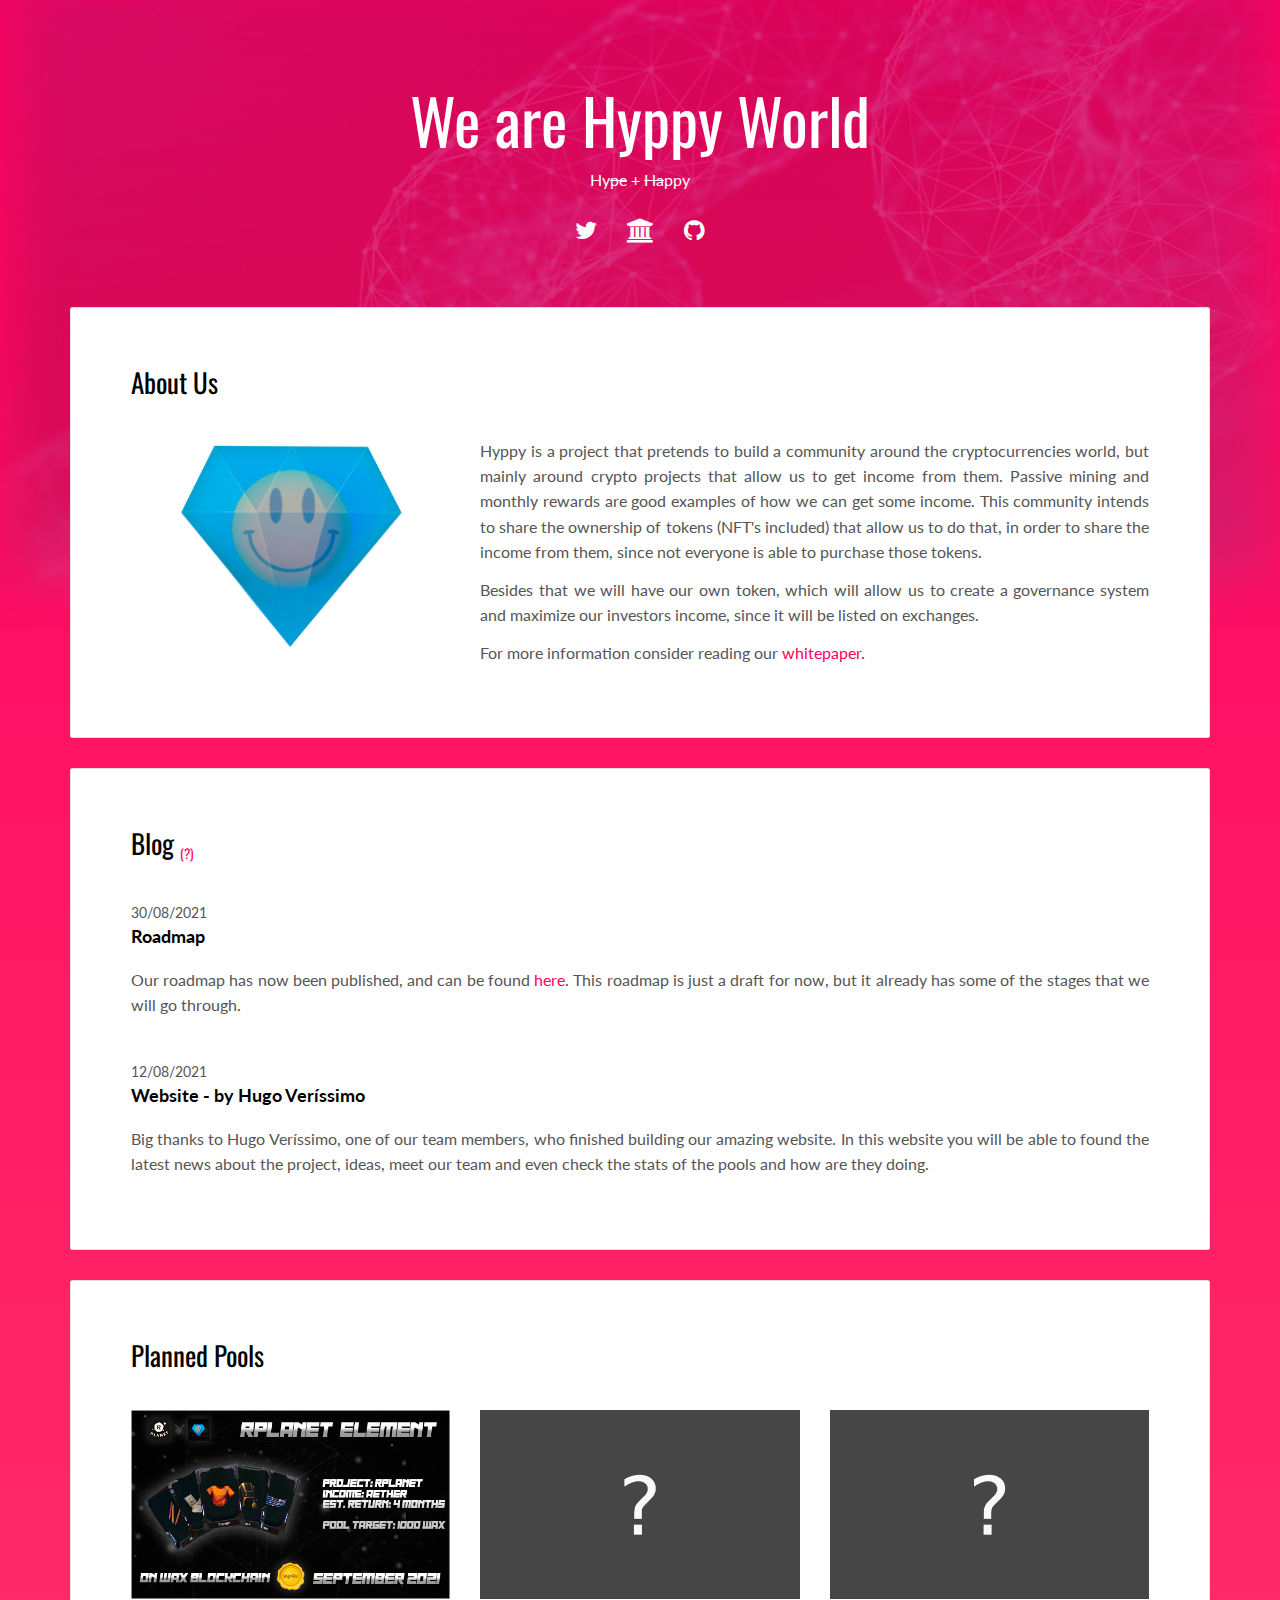
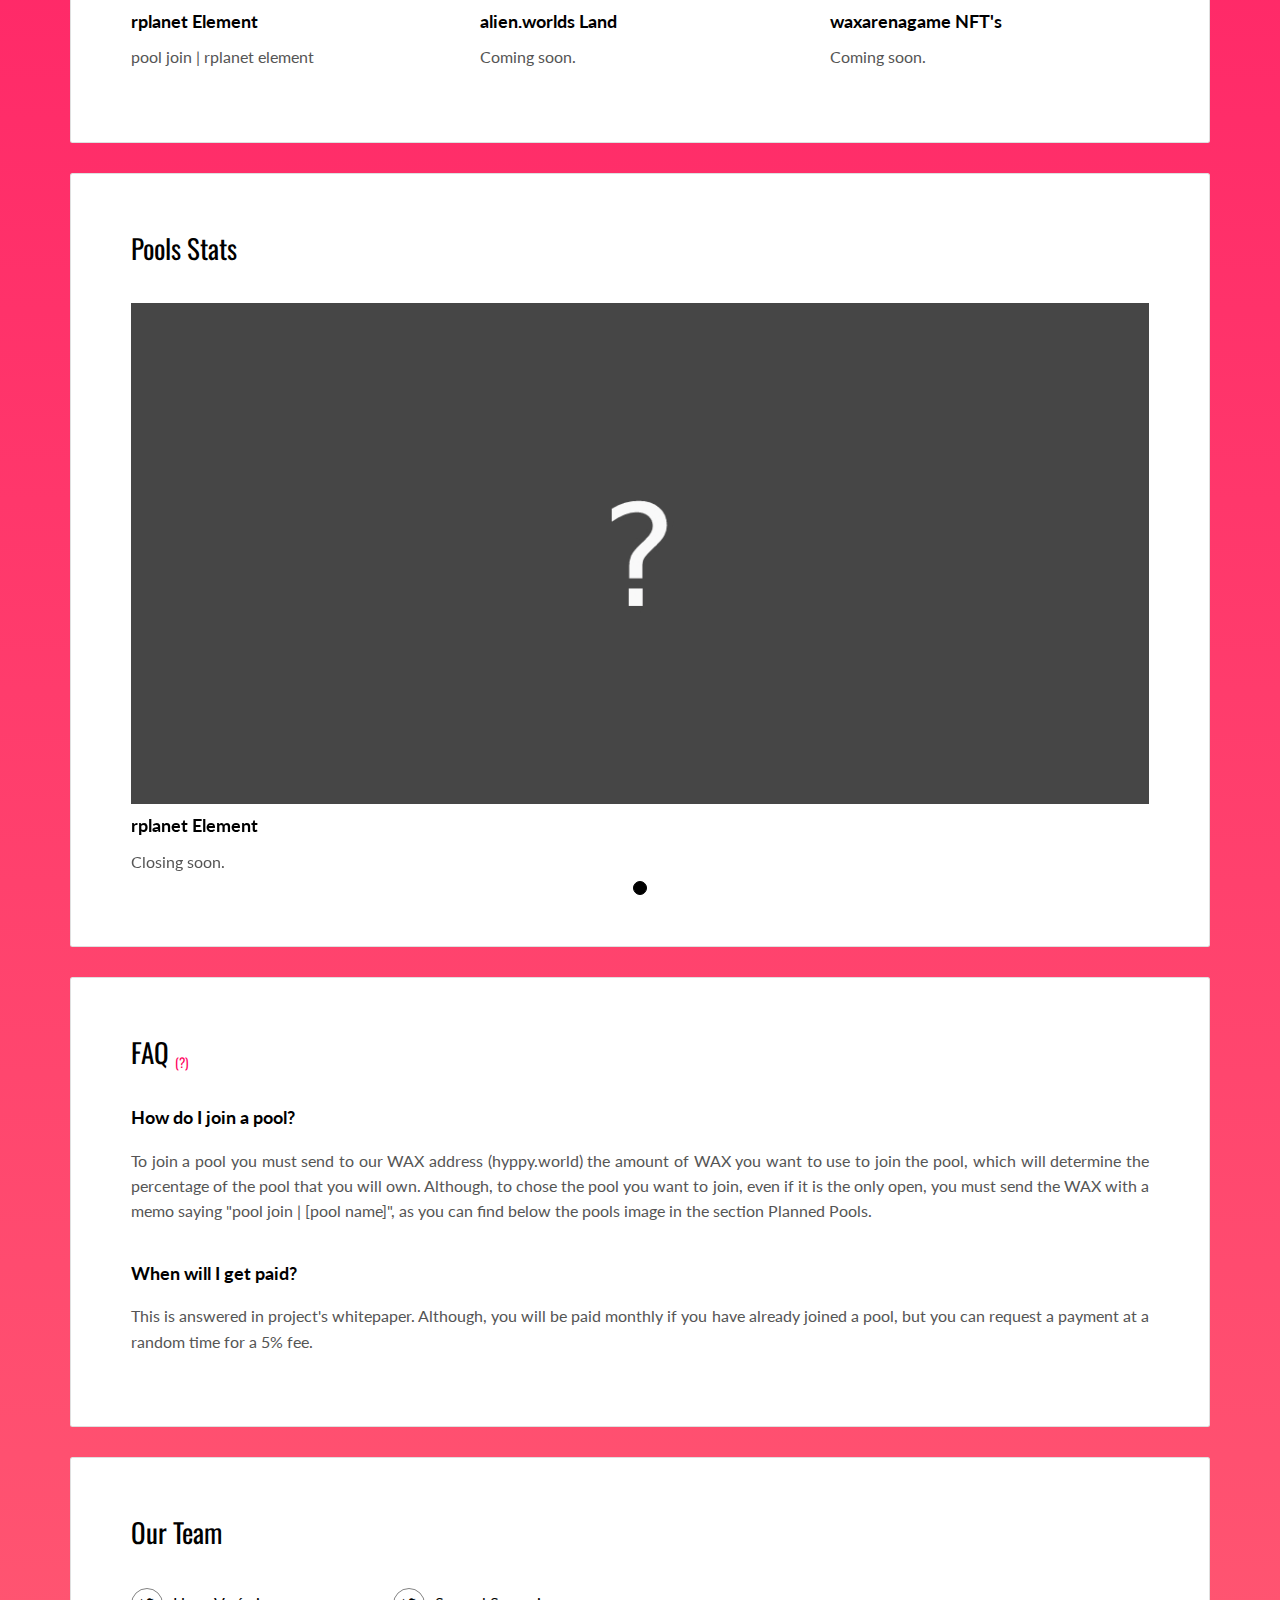
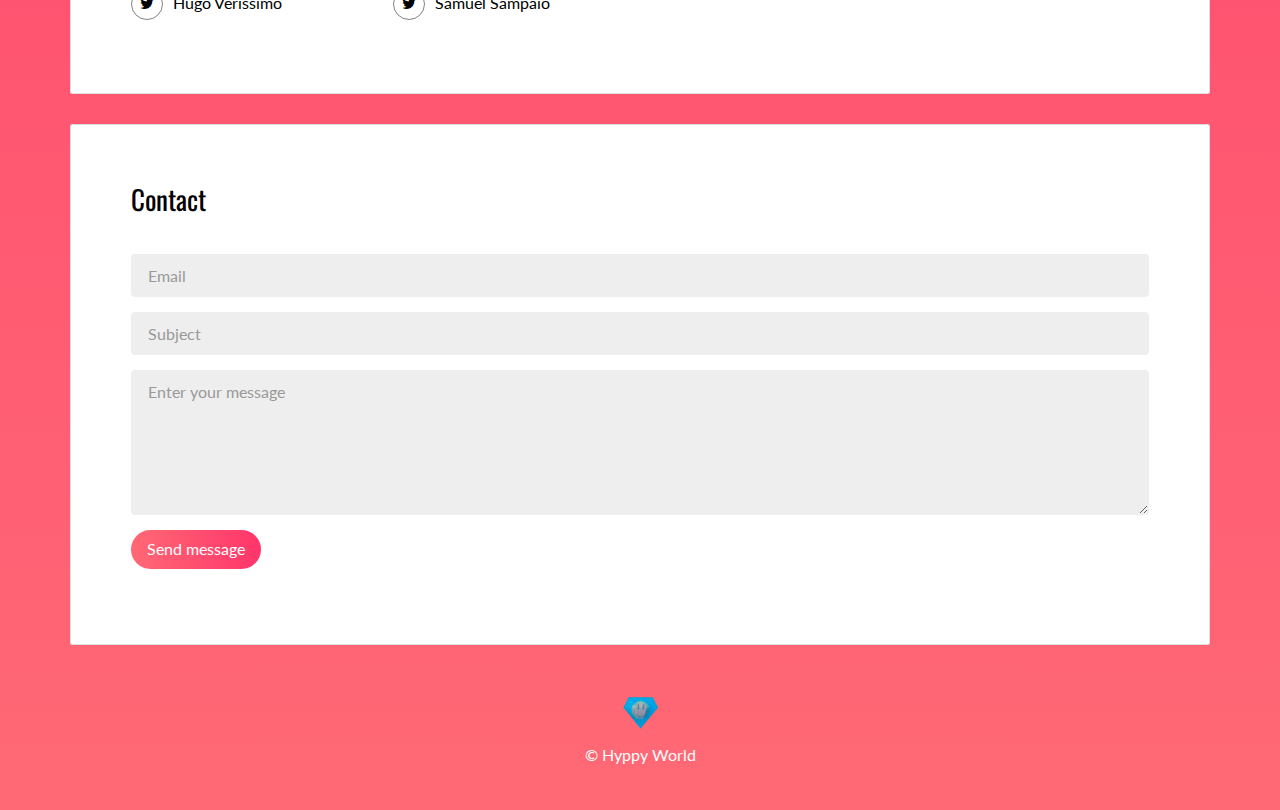
<file: index.html>
<!DOCTYPE html>
<html lang="en">
<head>
  <title> Hyppy World </title>
  <meta charset="UTF-8">
  <meta name="author" content="Hugo Veríssimo">
  <meta name="title" content="Hyppy World">
  <meta name="description" content="Hyppy is a community project that intends to create a concept of shared ownerhsip in the cryptocurrencies world, in order to give a chance to every Hyppy's member to get some income from blockchain projects without investing much.">
  <meta name="keywords" content="Hyppy, Hyppy World, $HPY, HPY, Crypto, WAX Project">
  <meta content="IE=edge" http-equiv="X-UA-Compatible">
  <meta content="width=device-width,initial-scale=1" name="viewport">
  <meta name="msapplication-tap-highlight" content="no">
  <link href="./assets/code/main.css" rel="stylesheet">
  <link rel="icon" href="./assets/images/icon-180x180.ico">
  <meta property="twitter:card" content="summary_large_image">
  <meta property="twitter:url" content="https://hyppy-world.github.io/">
  <meta property="twitter:title" content="Hyppy World">
  <meta property="twitter:description" content="Hyppy is a community project that intends to create a concept of shared ownerhsip in the cryptocurrencies world, in order to give a chance to every Hyppy's member to get some income from blockchain projects without investing much.">
  <meta property="twitter:image" content="https://hyppy-world.github.io/assets/hyppy-logo.jpeg">
  <meta property="og:type" content="website">
  <meta property="og:url" content="https://hyppy-world.github.io/">
  <meta property="og:title" content="Hyppy World">
  <meta property="og:description" content="Hyppy is a community project that intends to create a concept of shared ownerhsip in the cryptocurrencies world, in order to give a chance to every Hyppy's member to get some income from blockchain projects without investing much.">
  <meta property="og:image" content="https://hyppy-world.github.io/assets/hyppy-logo.jpeg">
  <meta property="og:image:url" content="https://hyppy-world.github.io/assets/hyppy-logo.jpeg">
  <meta property="og:image:secure_url" content="https://hyppy-world.github.io/assets/hyppy-logo.jpeg">
  <meta property="og:image:type" content="image/jpeg">
  <meta property="og:image:width" content="500">
  <meta property="og:image:height" content="500">
</head>
<!-- Notes:
. "Blog" must have the last 2 events from blog.html
. "FAQ" must have the question "How do I join a pool?"
-->
<body class="">
<!-- Review: Image preview (line 20 + 25)? + change image size (?) -->
<!-- Review: Update links on header (line 47 to 59) -->
<!-- Review: Publish discord on header (line 47 to 50) -->
<!-- Review: Make "Contact" work (line 192 to 210) -->
<div class="background-color-layer" style="background-image: url('./assets/images/img-01.jpg')"></div>
<main class="content-wrapper">
  <header class="white-text-container section-container">
    <div class="text-center">
      <h1>We are Hyppy World</h1>
      <p>Hy<del>pe</del> + <del>Ha</del>ppy</p>
      <p>
        <!-- Discord Icon not appering ?????
        <a class="fa-icon fa-icon-2x" href="./blocks/error" title="">
          <i class="fab fa-discord"></i>
        </a>-->
        <a class="fa-icon fa-icon-2x" href="./blocks/error" title="">
          <i class="fa fa-twitter"></i>
        </a>
        <a class="fa-icon fa-icon-2x" href="https://wax.bloks.io/account/1.w2m.wam" title="">
          <i class="fa fa-bank"></i>
        </a>
        <a class="fa-icon fa-icon-2x" href="https://github.com/Hyppy-World" title="">
          <i class="fa fa-github"></i>
        </a>
      </p>
    </div>
    <style>
    div.col-md-8 {text-align: justify;}
    div.card {text-align: justify;}
    </style>
  </header>
 <div class="container">
   <div class="row">
     <div class="col-xs-12">
        <div class="card">
          <div class="card-block">
            <h2>About Us</h2>
            <div class="row">
              <div class="col-md-4">
                <center><p><img src="./assets/images/about-us.png" width="225" height="225" class="img-responsive" alt=""></p></center>
              </div>
              <div class="col-md-8">
              <p> Hyppy is a project that pretends to build a community around the cryptocurrencies world, but mainly around crypto projects that allow us to get income from them. Passive mining and monthly rewards are good examples of how we can get some income. This community intends to share the ownership of tokens (NFT's included) that allow us to do that, in order to share the income from them, since not everyone is able to purchase those tokens.</p>
              <p> Besides that we will have our own token, which will allow us to create a governance system and maximize our investors income, since it will be listed on exchanges.</p>
              <p> For more information consider reading our <a href="./whitepaper.pdf">whitepaper</a>.</p>
              </div>
            </div>
          </div>
        </div>
        <div class="card">
          <div class="card-block">
            <h2>Blog <small><sub><a href="./blocks/blog">(?)</a></sub></small></h2>
            <div class="work-experience">
              <small class="date">30/08/2021</small>
              <h3 class="h5 date-title"><a href="./blocks/roadmap">Roadmap</a></h3>
              <p>Our roadmap has now been published, and can be found <a href="./blocks/roadmap">here</a>. This roadmap is just a draft for now, but it already has some of the stages that we will go through.</p>
            </div>
            <div class="work-experience">
              <small class="date">12/08/2021</small>
              <h3 class="h5 date-title">Website - <a href="https://twitter.com/Hugoverissimo21" title="Hugo's Twitter">by Hugo Veríssimo</a></h3>
              <p>Big thanks to Hugo Veríssimo, one of our team members, who finished building our amazing website. In this website you will be able to found the latest news about the project, ideas, meet our team and even check the stats of the pools and how are they doing.</p>
            </div>
          </div>
        </div>
        <div class="card">
          <div class="card-block">
            <h2>Planned Pools</h2>
            <div class="row">
              <div class="col-md-4">
                <img src="./assets/images/img-02.png" class="img-responsive" alt="">
                <h3 class="h5">rplanet Element</h3>
                <p>pool join | rplanet element</p>
              </div>
              <div class="col-md-4">
                <img src="./assets/images/img-03.jpeg" class="img-responsive" alt="">
                <h3 class="h5">alien.worlds Land</h3>
                <p>Coming soon.</p>
              </div>
              <div class="col-md-4">
                <img src="./assets/images/img-04.jpeg" class="img-responsive" alt="">
                <h3 class="h5">waxarenagame NFT's</h3>
                <p>Coming soon.</p>
              </div>
            </div>
          </div>
        </div>
        <div class="card">
          <div class="card-block">
            <h2>Pools Stats</h2>
            <div id="carousel-example-generic" class="carousel slide" data-ride="carousel">
            <div class="carousel-inner" role="listbox">
              <div class="item active">
                <img src="./assets/images/img-05.jpeg" class="img-responsive" alt="...">
                <div class="carousel-caption">
                  <h3 class="h5">rplanet Element</h3>
                  <p>Closing soon.</p>
                </div>
              </div>
<!-- Template (carousel p.1)
              <div class="item">
                <img src="./assets/images/img-06.jpeg" class="img-responsive" alt="...">
                <div class="carousel-caption">
                  <h3 class="h5">alien.worlds Land</h3>
                  <p>Close at August 2021</p>
                </div>
              </div>
              <div class="item">
                <img src="./assets/images/img-07.jpeg" class="img-responsive" alt="...">
                <div class="carousel-caption">
                  <h3 class="h5">waxarenagame NFT's</h3>
                  <p>Closing soon.</p>
                </div>
              </div>
-->
            </div>
            <ol class="carousel-indicators">
              <li data-target="#carousel-example-generic" data-slide-to="0" class="active"></li>
<!-- Template (carousel p.2)
              <li data-target="#carousel-example-generic" data-slide-to="1"></li>
              <li data-target="#carousel-example-generic" data-slide-to="2"></li>
-->
            </ol>
          </div>
          </div>
        </div>
        <div class="card">
          <div class="card-block">
            <h2>FAQ <small><sub><a href="./blocks/faq">(?)</a></sub></small></h2>
            <div class="work-experience">
              <h3 class="h5 date-title">How do I join a pool?</h3>
              <p>To join a pool you must send to our WAX address (hyppy.world) the amount of WAX you want to use to join the pool, which will determine the percentage of the pool that you will own. Although, to chose the pool you want to join, even if it is the only open, you must send the WAX with a memo saying "pool join | [pool name]", as you can find below the pools image in the section Planned Pools.</p>
            </div>
            <div class="work-experience">
              <h3 class="h5 date-title">When will I get paid?</h3>
              <p>This is answered in project's whitepaper. Although, you will be paid monthly if you have already joined a pool, but you can request a payment at a random time for a 5% fee.</p>
            </div>
          </div>
        </div>
        <div class="card">
          <div class="card-block">
            <h2>Our Team</h2>
            <div class="row">
              <div class="col-md-3">
                <p class="social-buttons"><a href="https://twitter.com/Hugoverissimo21" title=""><span class="social-round-icon fa-icon"><i class="fa fa-twitter"></i></span>Hugo Veríssimo</a></p>
              </div>
              <div class="col-md-3">
                <p class="social-buttons"><a href="https://twitter.com/samuka_samp" title=""><span class="social-round-icon fa-icon"><i class="fa fa-twitter"></i></span>Samuel Sampaio</a></p>
              </div>
<!-- Template
              <div class="col-md-3">
                <p class="social-buttons"><a href="https://twitter.com/" title=""><span class="social-round-icon fa-icon"><i class="fa fa-twitter"></i></span>Name</a></p>
              </div>
-->
            </div>
          </div>
        </div>
        <div class="card">
          <div class="card-block">
            <h2>Contact</h2>
            <form action="" class="reveal-content">
              <div class="form-group">
                <input type="email" class="form-control" id="email" placeholder="Email">
              </div>
              <div class="form-group">
                <input type="text" class="form-control" id="subject" placeholder="Subject">
              </div>
              <div class="form-group">
                <textarea class="form-control" rows="5" placeholder="Enter your message"></textarea>
              </div>
              <div class="form-group">
                <button type="submit" class=" btn btn-primary">Send message</button>
              </div>
            </form>
          </div>
        </div>
<!--
        <div class="card">
          <div class="card-block">
            <h2>Title</h2>
            <div class="row">
              <div class="col-md-4">
                <div class="education-experience">
                  <small class="date">Date1</small>
                  <h3 class="h5 date-title">Title1</h3>
                  <p>Description1</p>
                </div>

              </div>
              <div class="col-md-4">
                <div class="education-experience">
                  <small class="date">Date2</small>
                  <h3 class="h5 date-title">Title2</h3>
                  <p>Description2</p>
                </div>
              </div>
              <div class="col-md-4">
                <div class="education-experience">
                  <small class="date">Date3</small>
                  <h3 class="h5 date-title">Title3</h3>
                  <p>Description3</p>
                </div>
              </div>
            </div>
          </div>
        </div>
-->
<!--

        <div class="card">
          <div class="card-block">
            <h2>Title</h2>
            <div class="row">
              <div class="col-md-4">
                <div class="language-experience">
                  <h3 class="h5">A  <small>Ab</small></h3>
                </div>
              </div>
              <div class="col-md-4">
                <div class="language-experience">
                  <h3 class="h5">B  <small>Bb</small></h3>
                </div>
              </div>
              <div class="col-md-4">
                <div class="language-experience">
                  <h3 class="h5">C  <small>Bc</small></h3>
                </div>
              </div>
            </div>
          </div>
        </div>
-->
     </div>
   </div>
 </div>
</main>
<footer class="footer-container white-text-container text-center">
  <div class="container">
    <div class="row">
      <div class="col-xs-12">
        <p><img src="./assets/images/cright.png" alt=""></p>
        <p>&copy; Hyppy World</p>
      </div>
    </div>
  </div>
</footer>
<script>
  document.addEventListener("DOMContentLoaded", function (event) {
     scrollRevelation('.card');
  });
</script>
<!--
Google Analytics: change UA-XXXXX-X to be your site's ID
<script>
  (function (i, s, o, g, r, a, m) {
    i['GoogleAnalyticsObject'] = r; i[r] = i[r] || function () {
      (i[r].q = i[r].q || []).push(arguments)
    }, i[r].l = 1 * new Date(); a = s.createElement(o),
      m = s.getElementsByTagName(o)[0]; a.async = 1; a.src = g; m.parentNode.insertBefore(a, m)
  })(window, document, 'script', '//www.google-analytics.com/analytics.js', 'ga');
  ga('create', 'UA-XXXXX-X', 'auto');
  ga('send', 'pageview');
</script>
-->
<script type="text/javascript" src="./assets/code/main.js"></script>
</body>
</html>
</file>
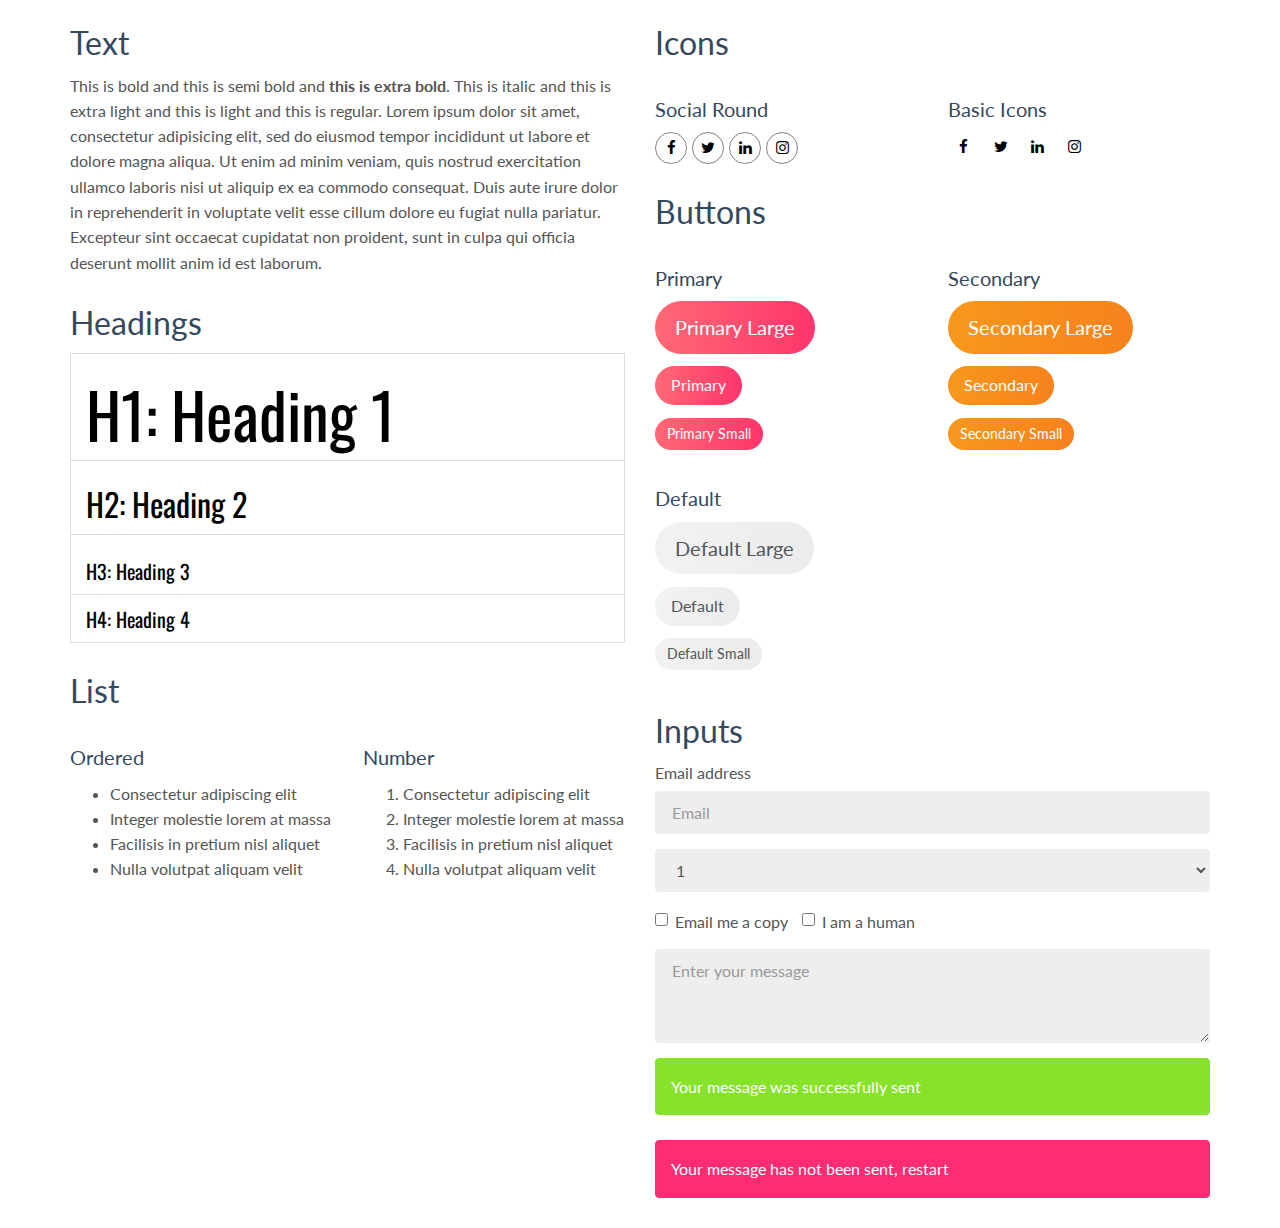
<file: components.html>
<!DOCTYPE html>
<html lang="en">

<head>
  <title> Hyppy World - Components </title>
  <meta charset="UTF-8">
  <meta content="IE=edge" http-equiv="X-UA-Compatible">
  <meta content="width=device-width,initial-scale=1" name="viewport">
  <meta name="google" content="notranslate" />
  <meta name="msapplication-tap-highlight" content="no">
  <link rel="icon" href="./assets/images/icon-180x180.ico">
  <link href="./assets/code/main.css" rel="stylesheet">
</head>

<body class="white">


  <div class="container">
    <div class="row">
      <div class="col-xs-12 col-md-6">

        <div class="template-example">
          <h2 class="template-title-example">Text</h2>
          <p>This is bold and this is semi bold and <b>this is extra bold</b>. This is italic and this is extra light and this is light
          and this is regular. Lorem ipsum dolor sit amet, consectetur adipisicing elit, sed do eiusmod
          tempor incididunt ut labore et dolore magna aliqua. Ut enim ad minim veniam,
          quis nostrud exercitation ullamco laboris nisi ut aliquip ex ea commodo
          consequat. Duis aute irure dolor in reprehenderit in voluptate velit esse
          cillum dolore eu fugiat nulla pariatur. Excepteur sint occaecat cupidatat non
          proident, sunt in culpa qui officia deserunt mollit anim id est laborum.
          </p>
        </div>

        <div class="template-example">
          <h2 class="template-title-example">Headings</h2>

          <table class="table table-bordered">
            <tr><td><h1>H1: Heading 1</h1></td></tr>
            <tr><td><h2>H2: Heading 2</h2></td></tr>
            <tr><td><h3>H3: Heading 3</h3></td></tr>
            <tr><td><h4>H4: Heading 4</h4></td></tr>
          </table>

        </div>


        <div class="template-example">
          <h2 class="template-title-example">List</h2>
          <div class="row">
            <div class="col-md-6">
              <h3 class="template-title-example">Ordered</h3>
              <ul>
                <li>Consectetur adipiscing elit</li>
                <li>Integer molestie lorem at massa</li>
                <li>Facilisis in pretium nisl aliquet</li>
                <li>Nulla volutpat aliquam velit</li>
              </ul>
            </div>
            <div class="col-md-6">
              <h3 class="template-title-example">Number</h3>
              <ol>
                <li>Consectetur adipiscing elit</li>
                <li>Integer molestie lorem at massa</li>
                <li>Facilisis in pretium nisl aliquet</li>
                <li>Nulla volutpat aliquam velit</li>
              </ol>
            </div>
          </div>
        </div>

      </div>

      <div class="col-xs-12 col-md-6">
        <div class="template-example">
          <h2 class="template-title-example">Icons</h2>

          <div class="row">
            <div class="col-md-6">
              <h3 class="template-title-example">Social Round</h2>
              <ul class="list-icons">
                <li>
                  <a href="" class="social-round-icon fa-icon">
                    <i class="fa fa-facebook"></i>
                  </a>
                </li>
                <li>
                  <a href="" class="social-round-icon fa-icon">
                    <i class="fa fa-twitter"></i>
                  </a>
                </li>
                <li>
                  <a href="" class="social-round-icon fa-icon">
                    <i class="fa fa-linkedin"></i>
                  </a>
                </li>
                <li>
                  <a href="" class="social-round-icon fa-icon">
                    <i class="fa fa-instagram"></i>
                  </a>
                </li>
              </ul>
            </div>
            <div class="col-md-6">
               <h3 class="template-title-example">Basic Icons</h2>
                <ul class="list-icons">
                  <li>
                    <span class="fa-icon">
                      <i class="fa fa-facebook"></i>
                    </span>
                  </li>
                  <li>
                    <span class="fa-icon">
                      <i class="fa fa-twitter"></i>
                    </span>
                  </li>
                  <li>
                    <span class="fa-icon">
                      <i class="fa fa-linkedin"></i>
                    </span>
                  </li>
                  <li>
                    <span class="fa-icon">
                      <i class="fa fa-instagram"></i>
                    </span>
                  </li>
                </ul>
            </div>

          </div>





        </div>

        <div class="template-example">
          <h2 class="template-title-example">Buttons</h2>
          <div class="row">
            <div class="col-md-6">
              <h3 class="template-title-example">Primary</h2>
              <div class="row">
                  <div class="col-md-6">
                  <p><a href="" class="btn btn-primary btn-lg">Primary Large</a></p>
                  <p><a href="" class="btn btn-primary">Primary </a></p>
                  <p><a href="" class="btn btn-primary btn-sm">Primary Small</a></p>
                </div>
              </div>

              <h3 class="template-title-example">Default</h2>
              <div class="row">
                  <div class="col-md-6">
                  <p><a href="" class="btn btn-default btn-lg">Default Large</a></p>
                  <p><a href="" class="btn btn-default">Default </a></p>
                  <p><a href="" class="btn btn-default btn-sm">Default Small</a></p>
                </div>
              </div>

            </div>

            <div class="col-md-6">
              <h3 class="template-title-example">Secondary</h2>
              <div class="row">
                  <div class="col-md-6">
                  <p><a href="" class="btn btn-info btn-lg">Secondary Large</a></p>
                  <p><a href="" class="btn btn-info">Secondary </a></p>
                  <p><a href="" class="btn btn-info btn-sm">Secondary Small</a></p>
                </div>
              </div>
            </div>
          </div>
        </div>

        <div class="template-example">
          <h2 class="template-title-example">Inputs</h2>

            <div class="form-group">
              <label for="exampleInputEmail1">Email address</label>
              <input type="email" class="form-control" id="exampleInputEmail1" placeholder="Email">
            </div>

            <div class="form-group">
              <select class="form-control">
                <option>1</option>
                <option>2</option>
                <option>3</option>
                <option>4</option>
                <option>5</option>
              </select>
            </div>

            <div class="form-group">
              <label class="checkbox-inline">
                <input
                type="checkbox" id="inlineCheckbox1" value="option1"> Email me a copy
              </label>
              <label class="checkbox-inline">
                <input type="checkbox" id="inlineCheckbox2" value="option2"> I am a human
              </label>
            </div>

            <div class="form-group">
              <textarea class="form-control" rows="3" placeholder="Enter your message"></textarea>
            </div>

            <div class="alert alert-success" role="alert">Your message was successfully sent</div>
            <div class="alert alert-danger" role="alert">Your message has not been sent, restart</div>
        </div>




      </div>
    </div>
  </div>

<script type="text/javascript" src="./assets/code/main.js"></script>
</file>
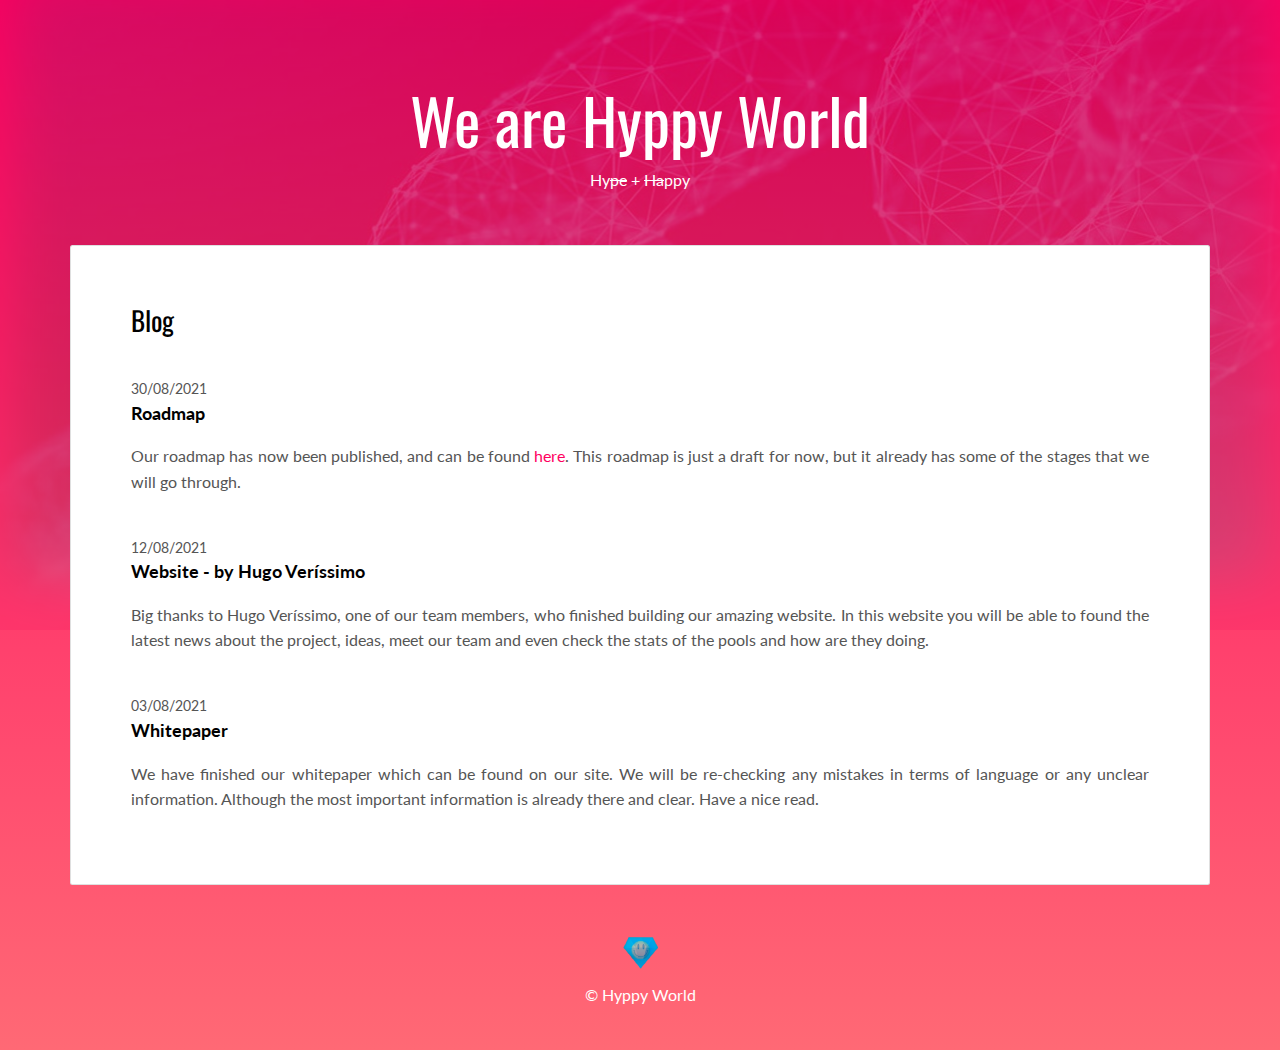
<file: blocks/blog.html>
<!DOCTYPE html>
<html lang="en">
<head>
  <title> Hyppy World - Blog </title>
  <meta charset="UTF-8">
  <meta name="author" content="Hugo Veríssimo">
  <meta name="description" content="Hyppy is a community project that intends to create a concept of shared ownerhsip in the cryptocurrencies world, in order to give a chance to every Hyppy's member to get some income from blockchain projects without investing much.">
  <meta name="keywords" content="Hyppy, Hyppy World, $HPY, HPY, Crypto, WAX Project">
  <meta content="IE=edge" http-equiv="X-UA-Compatible">
  <meta content="width=device-width,initial-scale=1" name="viewport">
  <meta name="msapplication-tap-highlight" content="no">
  <link href="../../assets/code/main.css" rel="stylesheet">
  <link rel="icon" href="../../assets/images/icon-180x180.ico">
</head>
<body class="">
<div class="background-color-layer" style="background-image: url('../../assets/images/img-01.jpg')"></div>
<main class="content-wrapper">
  <header class="white-text-container section-container">
    <div class="text-center">
      <h1>We are Hyppy World</h1>
      <p>Hy<del>pe</del> + <del>Ha</del>ppy</p>
    </div>
    <style>
    div.col-md-8 {text-align: justify;}
    div.card {text-align: justify;}
    </style>
  </header>
 <div class="container">
   <div class="row">
     <div class="col-xs-12">
       <div class="card">
         <div class="card-block">
           <h2>Blog</h2>
<!-- Template
           <div class="work-experience">
             <small class="date">DD/MM/YYYY</small>
             <h3 class="h5 date-title">Title <a href="https://www.google.com/" title="website">with link</a></h3>
             <p>Description.</p>
           </div>
-->
           <div class="work-experience">
             <small class="date">30/08/2021</small>
             <h3 class="h5 date-title">Roadmap</a></h3>
             <p>Our roadmap has now been published, and can be found <a href="./roadmap">here</a>. This roadmap is just a draft for now, but it already has some of the stages that we will go through.</p>
           </div>
           <div class="work-experience">
             <small class="date">12/08/2021</small>
             <h3 class="h5 date-title">Website - <a href="https://twitter.com/Hugoverissimo21" title="Hugo's Twitter">by Hugo Veríssimo</a></h3>
             <p>Big thanks to Hugo Veríssimo, one of our team members, who finished building our amazing website. In this website you will be able to found the latest news about the project, ideas, meet our team and even check the stats of the pools and how are they doing.</p>
           </div>
           <div class="work-experience">
             <small class="date">03/08/2021</small>
             <h3 class="h5 date-title">Whitepaper</h3>
             <p>We have finished our whitepaper which can be found on our site. We will be re-checking any mistakes in terms of language or any unclear information. Although the most important information is already there and clear. Have a nice read.</p>
           </div>
         </div>
       </div>
     </div>
   </div>
 </div>
</main>
<footer class="footer-container white-text-container text-center">
  <div class="container">
    <div class="row">
      <div class="col-xs-12">
        <p><img src="../../assets/images/cright.png" alt=""></p>
        <p>&copy; Hyppy World</p>
      </div>
    </div>
  </div>
</footer>
<script>
  document.addEventListener("DOMContentLoaded", function (event) {
     scrollRevelation('.card');
  });
</script>
<script type="text/javascript" src="../../assets/code/main.js"></script>
</body>
</html>
</file>
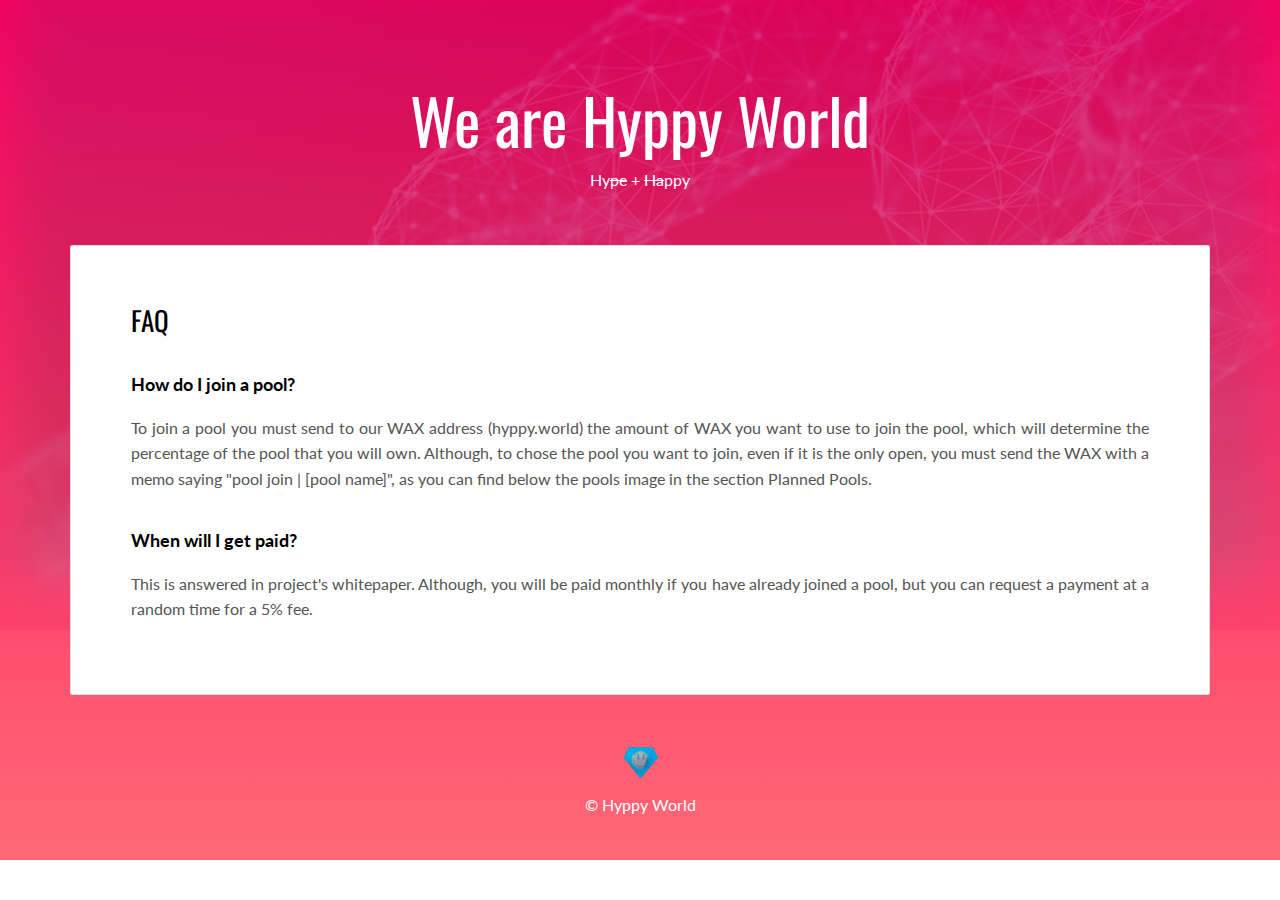
<file: blocks/faq.html>
<!DOCTYPE html>
<html lang="en">
<head>
  <title> Hyppy World - FAQ </title>
  <meta charset="UTF-8">
  <meta name="author" content="Hugo Veríssimo">
  <meta name="description" content="Hyppy is a community project that intends to create a concept of shared ownerhsip in the cryptocurrencies world, in order to give a chance to every Hyppy's member to get some income from blockchain projects without investing much.">
  <meta name="keywords" content="Hyppy, Hyppy World, $HPY, HPY, Crypto, WAX Project">
  <meta content="IE=edge" http-equiv="X-UA-Compatible">
  <meta content="width=device-width,initial-scale=1" name="viewport">
  <meta name="msapplication-tap-highlight" content="no">
  <link href="../../assets/code/main.css" rel="stylesheet">
  <link rel="icon" href="../../assets/images/icon-180x180.ico">
</head>
<body class="">
<div class="background-color-layer" style="background-image: url('../../assets/images/img-01.jpg')"></div>
<main class="content-wrapper">
  <header class="white-text-container section-container">
    <div class="text-center">
      <h1>We are Hyppy World</h1>
      <p>Hy<del>pe</del> + <del>Ha</del>ppy</p>
    </div>
    <style>
    div.col-md-8 {text-align: justify;}
    div.card {text-align: justify;}
    </style>
  </header>
 <div class="container">
   <div class="row">
     <div class="col-xs-12">
        <div class="card">
          <div class="card-block">
            <h2>FAQ</h2>
<!-- Template
            <div class="work-experience">
              <h3 class="h5 date-title">Question?</h3>
              <p>Answer.</p>
            </div>
-->
            <div class="work-experience">
              <h3 class="h5 date-title">How do I join a pool?</h3>
              <p>To join a pool you must send to our WAX address (hyppy.world) the amount of WAX you want to use to join the pool, which will determine the percentage of the pool that you will own. Although, to chose the pool you want to join, even if it is the only open, you must send the WAX with a memo saying "pool join | [pool name]", as you can find below the pools image in the section Planned Pools.</p>
            </div>
            <div class="work-experience">
              <h3 class="h5 date-title">When will I get paid?</h3>
              <p>This is answered in project's whitepaper. Although, you will be paid monthly if you have already joined a pool, but you can request a payment at a random time for a 5% fee.</p>
            </div>
          </div>
        </div>
     </div>
   </div>
 </div>
</main>
<footer class="footer-container white-text-container text-center">
  <div class="container">
    <div class="row">
      <div class="col-xs-12">
        <p><img src="../../assets/images/cright.png" alt=""></p>
        <p>&copy; Hyppy World</p>
      </div>
    </div>
  </div>
</footer>
<script>
  document.addEventListener("DOMContentLoaded", function (event) {
     scrollRevelation('.card');
  });
</script>
<script type="text/javascript" src="../../assets/code/main.js"></script>
</body>
</html>
</file>
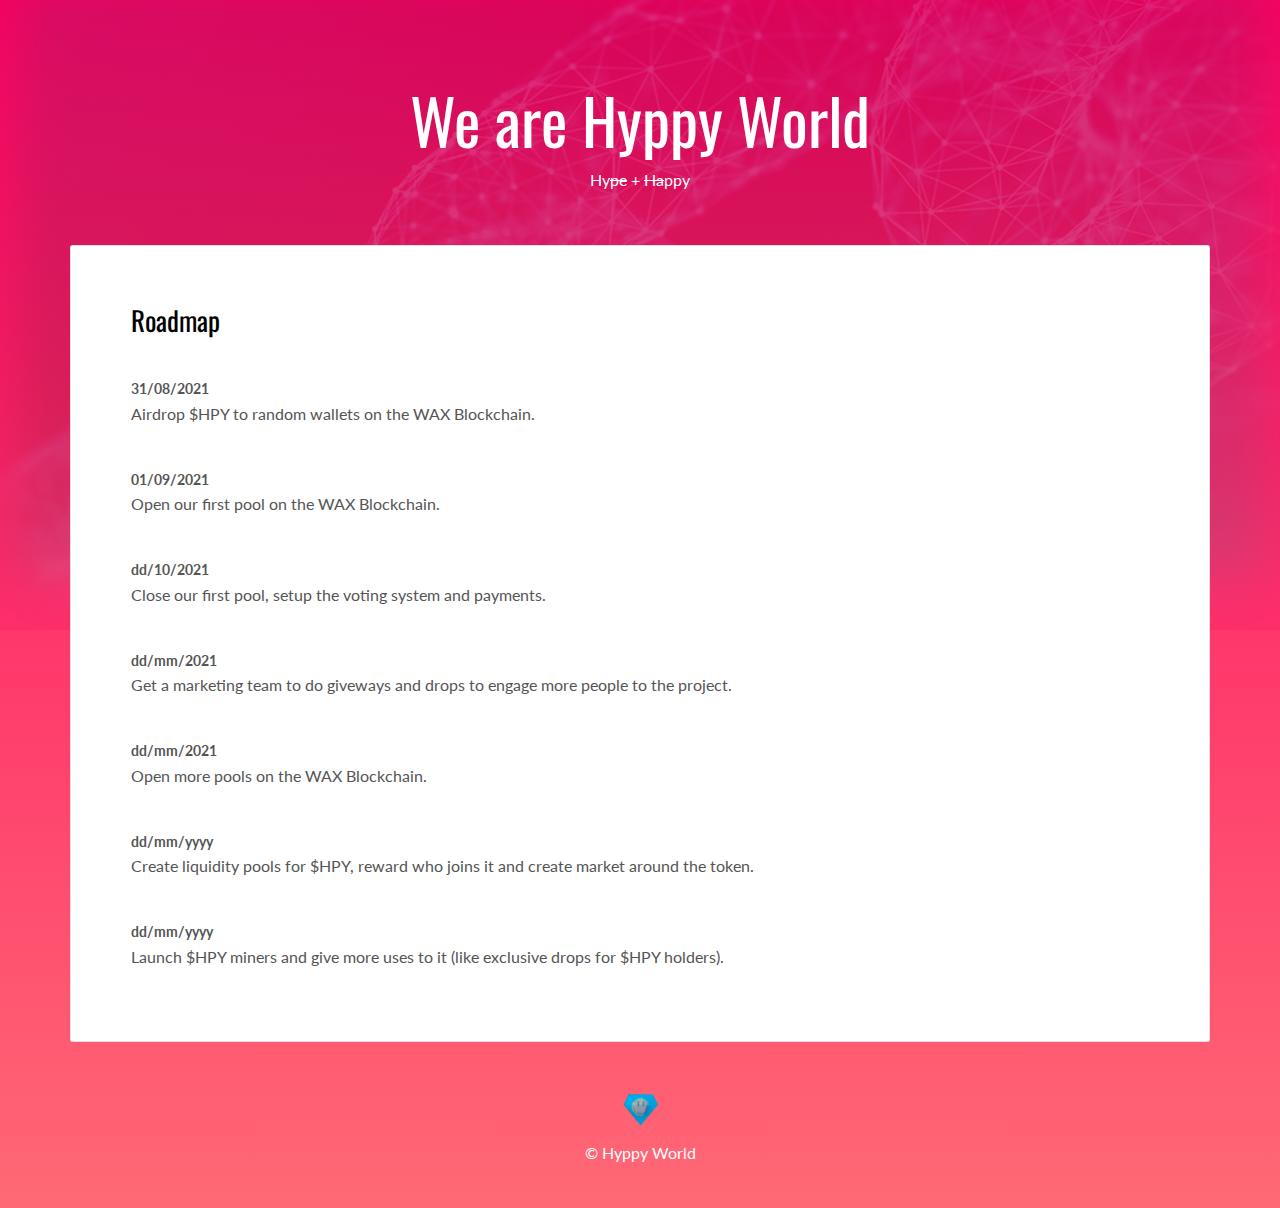
<file: blocks/roadmap.html>
<!DOCTYPE html>
<html lang="en">
<head>
  <title> Hyppy World - Roadmap </title>
  <meta charset="UTF-8">
  <meta name="author" content="Hugo Veríssimo">
  <meta name="description" content="Hyppy is a community project that intends to create a concept of shared ownerhsip in the cryptocurrencies world, in order to give a chance to every Hyppy's member to get some income from blockchain projects without investing much.">
  <meta name="keywords" content="Hyppy, Hyppy World, $HPY, HPY, Crypto, WAX Project">
  <meta content="IE=edge" http-equiv="X-UA-Compatible">
  <meta content="width=device-width,initial-scale=1" name="viewport">
  <meta name="msapplication-tap-highlight" content="no">
  <link href="../../assets/code/main.css" rel="stylesheet">
  <link rel="icon" href="../../assets/images/icon-180x180.ico">
</head>
<body class="">
<div class="background-color-layer" style="background-image: url('../../assets/images/img-01.jpg')"></div>
<main class="content-wrapper">
  <header class="white-text-container section-container">
    <div class="text-center">
      <h1>We are Hyppy World</h1>
      <p>Hy<del>pe</del> + <del>Ha</del>ppy</p>
    </div>
    <style>
    div.col-md-8 {text-align: justify;}
    div.card {text-align: justify;}
    </style>
  </header>
 <div class="container">
   <div class="row">
     <div class="col-xs-12">
       <div class="card">
         <div class="card-block">
           <h2>Roadmap</h2>
<!-- Template
           <div class="work-experience">
             <b><small class="date">DD/MM/YYYY</small></b>
             <p>Event.</p>
           </div>
-->
           <div class="work-experience">
             <b><small class="date">31/08/2021</small></b>
             <p>Airdrop $HPY to random wallets on the WAX Blockchain.</p>
           </div>
           <div class="work-experience">
             <b><small class="date">01/09/2021</small></b>
             <p>Open our first pool on the WAX Blockchain.</p>
           </div>
           <div class="work-experience">
             <b><small class="date">dd/10/2021</small></b>
             <p>Close our first pool, setup the voting system and payments.</p>
           </div>
           <div class="work-experience">
             <b><small class="date">dd/mm/2021</small></b>
             <p>Get a marketing team to do giveways and drops to engage more people to the project.</p>
           </div>
           <div class="work-experience">
             <b><small class="date">dd/mm/2021</small></b>
             <p>Open more pools on the WAX Blockchain.</p>
           </div>
           <div class="work-experience">
             <b><small class="date">dd/mm/yyyy</small></b>
             <p>Create liquidity pools for $HPY, reward who joins it and create market around the token.</p>
           </div>
           <div class="work-experience">
             <b><small class="date">dd/mm/yyyy</small></b>
             <p>Launch $HPY miners and give more uses to it (like exclusive drops for $HPY holders).</p>
           </div>
         </div>
       </div>
     </div>
   </div>
 </div>
</main>
<footer class="footer-container white-text-container text-center">
  <div class="container">
    <div class="row">
      <div class="col-xs-12">
        <p><img src="../../assets/images/cright.png" alt=""></p>
        <p>&copy; Hyppy World</p>
      </div>
    </div>
  </div>
</footer>
<script>
  document.addEventListener("DOMContentLoaded", function (event) {
     scrollRevelation('.card');
  });
</script>
<script type="text/javascript" src="../../assets/code/main.js"></script>
</body>
</html>
</file>
<file: assets/code/main.css>
@import url(https://fonts.googleapis.com/css?family=Lato:400,700|Oswald);@import url(https://maxcdn.bootstrapcdn.com/font-awesome/4.7.0/css/font-awesome.min.css);
/*!
Notes:
*/
html{font-family:sans-serif;-ms-text-size-adjust:100%;-webkit-text-size-adjust:100%}body{margin:0}article,aside,details,figcaption,figure,footer,header,hgroup,main,menu,nav,section,summary{display:block}audio,canvas,progress,video{display:inline-block;vertical-align:baseline}audio:not([controls]){display:none;height:0}[hidden],template{display:none}a{background-color:transparent}a:active,a:hover{outline:0}abbr[title]{border-bottom:1px dotted}b,strong{font-weight:700}dfn{font-style:italic}h1{font-size:2em;margin:.67em 0}mark{background:#ff0;color:#000}small{font-size:80%}sub,sup{font-size:75%;line-height:0;position:relative;vertical-align:baseline}sup{top:-.5em}sub{bottom:-.25em}img{border:0}svg:not(:root){overflow:hidden}figure{margin:1em 40px}hr{box-sizing:content-box;height:0}pre{overflow:auto}code,kbd,pre,samp{font-family:monospace,monospace;font-size:1em}button,input,optgroup,select,textarea{color:inherit;font:inherit;margin:0}button{overflow:visible}button,select{text-transform:none}button,html input[type=button],input[type=reset],input[type=submit]{-webkit-appearance:button;cursor:pointer}button[disabled],html input[disabled]{cursor:default}button::-moz-focus-inner,input::-moz-focus-inner{border:0;padding:0}input{line-height:normal}input[type=checkbox],input[type=radio]{box-sizing:border-box;padding:0}input[type=number]::-webkit-inner-spin-button,input[type=number]::-webkit-outer-spin-button{height:auto}input[type=search]{-webkit-appearance:textfield;box-sizing:content-box}input[type=search]::-webkit-search-cancel-button,input[type=search]::-webkit-search-decoration{-webkit-appearance:none}fieldset{border:1px solid silver;margin:0 2px;padding:.35em .625em .75em}textarea{overflow:auto}optgroup{font-weight:700}table{border-collapse:collapse;border-spacing:0}td,th{padding:0}

@media print{*,:after,:before{background:transparent!important;color:#000!important;box-shadow:none!important;text-shadow:none!important}a,a:visited{text-decoration:underline}a[href]:after{content:" (" attr(href) ")"}abbr[title]:after{content:" (" attr(title) ")"}a[href^="#"]:after,a[href^="javascript:"]:after{content:""}blockquote,pre{border:1px solid #999;page-break-inside:avoid}thead{display:table-header-group}img,tr{page-break-inside:avoid}img{max-width:100%!important}h2,h3,p{orphans:3;widows:3}h2,h3{page-break-after:avoid}.navbar{display:none}.btn>.caret,.dropup>.btn>.caret{border-top-color:#000!important}.label{border:1px solid #000}.table{border-collapse:collapse!important}.table td,.table th{background-color:#fff!important}.table-bordered td,.table-bordered th{border:1px solid #ddd!important}}*,:after,:before{-webkit-box-sizing:border-box;-moz-box-sizing:border-box;box-sizing:border-box}html{font-size:10px;-webkit-tap-highlight-color:transparent}body{font-family:Lato,Helvetica,Arial,sans-serif;font-size:16px;line-height:1.58;color:#555;background-color:#fff}button,input,select,textarea{font-family:inherit;font-size:inherit;line-height:inherit}a{color:#ff0060;text-decoration:none}a:focus,a:hover{color:#b30043;text-decoration:underline}a:focus{outline:5px auto -webkit-focus-ring-color;outline-offset:-2px}figure{margin:0}img{vertical-align:middle}.img-responsive{display:block;max-width:100%;height:auto}.img-rounded{border-radius:6px}.img-thumbnail{padding:4px;line-height:1.58;background-color:#fff;border:1px solid #ddd;border-radius:4px;-webkit-transition:all .2s ease-in-out;-o-transition:all .2s ease-in-out;transition:all .2s ease-in-out;display:inline-block;max-width:100%;height:auto}.img-circle{border-radius:50%}hr{margin-top:25px;margin-bottom:25px;border:0;border-top:1px solid #eee}.sr-only{position:absolute;width:1px;height:1px;margin:-1px;padding:0;overflow:hidden;clip:rect(0,0,0,0);border:0}.sr-only-focusable:active,.sr-only-focusable:focus{position:static;width:auto;height:auto;margin:0;overflow:visible;clip:auto}[role=button]{cursor:pointer}.h1,.h2,.h3,.h4,.h5,.h6,h1,h2,h3,h4,h5,h6{font-family:Oswald,Helvetica,Arial,sans-serif;font-weight:400;line-height:1.1;color:#000}.h1 .small,.h1 small,.h2 .small,.h2 small,.h3 .small,.h3 small,.h4 .small,.h4 small,.h5 .small,.h5 small,.h6 .small,.h6 small,h1 .small,h1 small,h2 .small,h2 small,h3 .small,h3 small,h4 .small,h4 small,h5 .small,h5 small,h6 .small,h6 small{font-weight:400;line-height:1;color:#777}.h1,.h2,.h3,h1,h2,h3{margin-top:25px;margin-bottom:12.5px}.h1 .small,.h1 small,.h2 .small,.h2 small,.h3 .small,.h3 small,h1 .small,h1 small,h2 .small,h2 small,h3 .small,h3 small{font-size:65%}.h4,.h5,.h6,h4,h5,h6{margin-top:12.5px;margin-bottom:12.5px}.h4 .small,.h4 small,.h5 .small,.h5 small,.h6 .small,.h6 small,h4 .small,h4 small,h5 .small,h5 small,h6 .small,h6 small{font-size:75%}.h1,h1{font-size:63px}.h2,h2{font-size:27px}.h3,.h4,h3,h4{font-size:20px}.h5,h5{font-size:18px}.h6,h6{font-size:14px}p{margin:0 0 12.5px}.lead{margin-bottom:25px;font-size:18px;font-weight:300;line-height:1.4}@media (min-width:768px){.lead{font-size:24px}}.small,small{font-size:87%}.mark,mark{background-color:#fcf8e3;padding:.2em}.text-left{text-align:left}.text-right{text-align:right}.text-center{text-align:center}.text-justify{text-align:justify}.text-nowrap{white-space:nowrap}.text-lowercase{text-transform:lowercase}.initialism,.text-uppercase{text-transform:uppercase}.text-capitalize{text-transform:capitalize}.text-muted{color:#777}.text-primary{color:#ff0060}a.text-primary:focus,a.text-primary:hover{color:#cc004d}.text-success{color:#fff}a.text-success:focus,a.text-success:hover{color:#e6e6e6}.text-info{color:#31708f}a.text-info:focus,a.text-info:hover{color:#245269}.text-warning{color:#8a6d3b}a.text-warning:focus,a.text-warning:hover{color:#66512c}.text-danger{color:#fff}a.text-danger:focus,a.text-danger:hover{color:#e6e6e6}.bg-primary{color:#fff;background-color:#ff0060}a.bg-primary:focus,a.bg-primary:hover{background-color:#cc004d}.bg-success{background-color:#87e329}a.bg-success:focus,a.bg-success:hover{background-color:#6dc019}.bg-info{background-color:#d9edf7}a.bg-info:focus,a.bg-info:hover{background-color:#afd9ee}.bg-warning{background-color:#fcf8e3}a.bg-warning:focus,a.bg-warning:hover{background-color:#f7ecb5}.bg-danger{background-color:#ff2c74}a.bg-danger:focus,a.bg-danger:hover{background-color:#f80055}.page-header{padding-bottom:11.5px;margin:50px 0 25px;border-bottom:1px solid #eee}ol,ul{margin-top:0;margin-bottom:12.5px}ol ol,ol ul,ul ol,ul ul{margin-bottom:0}.list-inline,.list-unstyled{padding-left:0;list-style:none}.list-inline{margin-left:-5px}.list-inline>li{display:inline-block;padding-left:5px;padding-right:5px}dl{margin-top:0;margin-bottom:25px}dd,dt{line-height:1.58}dt{font-weight:700}dd{margin-left:0}.dl-horizontal dd:after,.dl-horizontal dd:before{content:" ";display:table}.dl-horizontal dd:after{clear:both}@media (min-width:768px){.dl-horizontal dt{float:left;width:160px;clear:left;text-align:right;overflow:hidden;text-overflow:ellipsis;white-space:nowrap}.dl-horizontal dd{margin-left:180px}}abbr[data-original-title],abbr[title]{cursor:help;border-bottom:1px dotted #777}.initialism{font-size:90%}blockquote{padding:12.5px 25px;margin:0 0 25px;font-size:20px;border-left:5px solid #eee}blockquote ol:last-child,blockquote p:last-child,blockquote ul:last-child{margin-bottom:0}blockquote .small,blockquote footer,blockquote small{display:block;font-size:80%;line-height:1.58;color:#777}blockquote .small:before,blockquote footer:before,blockquote small:before{content:"\2014   \A0"}.blockquote-reverse,blockquote.pull-right{padding-right:15px;padding-left:0;border-right:5px solid #eee;border-left:0;text-align:right}.blockquote-reverse .small:before,.blockquote-reverse footer:before,.blockquote-reverse small:before,blockquote.pull-right .small:before,blockquote.pull-right footer:before,blockquote.pull-right small:before{content:""}.blockquote-reverse .small:after,.blockquote-reverse footer:after,.blockquote-reverse small:after,blockquote.pull-right .small:after,blockquote.pull-right footer:after,blockquote.pull-right small:after{content:"\A0   \2014"}address{margin-bottom:25px;font-style:normal;line-height:1.58}code,kbd,pre,samp{font-family:Menlo,Monaco,Consolas,Courier New,monospace}code{color:#c7254e;background-color:#f9f2f4;border-radius:4px}code,kbd{padding:2px 4px;font-size:90%}kbd{color:#fff;background-color:#333;border-radius:3px;box-shadow:inset 0 -1px 0 rgba(0,0,0,.25)}kbd kbd{padding:0;font-size:100%;font-weight:700;box-shadow:none}pre{display:block;padding:12px;margin:0 0 12.5px;font-size:15px;line-height:1.58;word-break:break-all;word-wrap:break-word;color:#333;background-color:#f5f5f5;border:1px solid #ccc;border-radius:4px}pre code{padding:0;font-size:inherit;color:inherit;white-space:pre-wrap;background-color:transparent;border-radius:0}.pre-scrollable{max-height:340px;overflow-y:scroll}.container{margin-right:auto;margin-left:auto;padding-left:15px;padding-right:15px}.container:after,.container:before{content:" ";display:table}.container:after{clear:both}@media (min-width:768px){.container{width:750px}}@media (min-width:992px){.container{width:970px}}@media (min-width:1200px){.container{width:1170px}}.container-fluid{margin-right:auto;margin-left:auto;padding-left:15px;padding-right:15px}.container-fluid:after,.container-fluid:before{content:" ";display:table}.container-fluid:after{clear:both}.row{margin-left:-15px;margin-right:-15px}.row:after,.row:before{content:" ";display:table}.row:after{clear:both}.col-lg-1,.col-lg-2,.col-lg-3,.col-lg-4,.col-lg-5,.col-lg-6,.col-lg-7,.col-lg-8,.col-lg-9,.col-lg-10,.col-lg-11,.col-lg-12,.col-md-1,.col-md-2,.col-md-3,.col-md-4,.col-md-5,.col-md-6,.col-md-7,.col-md-8,.col-md-9,.col-md-10,.col-md-11,.col-md-12,.col-sm-1,.col-sm-2,.col-sm-3,.col-sm-4,.col-sm-5,.col-sm-6,.col-sm-7,.col-sm-8,.col-sm-9,.col-sm-10,.col-sm-11,.col-sm-12,.col-xs-1,.col-xs-2,.col-xs-3,.col-xs-4,.col-xs-5,.col-xs-6,.col-xs-7,.col-xs-8,.col-xs-9,.col-xs-10,.col-xs-11,.col-xs-12{position:relative;min-height:1px;padding-left:15px;padding-right:15px}.col-xs-1,.col-xs-2,.col-xs-3,.col-xs-4,.col-xs-5,.col-xs-6,.col-xs-7,.col-xs-8,.col-xs-9,.col-xs-10,.col-xs-11,.col-xs-12{float:left}.col-xs-1{width:8.33333%}.col-xs-2{width:16.66667%}.col-xs-3{width:25%}.col-xs-4{width:33.33333%}.col-xs-5{width:41.66667%}.col-xs-6{width:50%}.col-xs-7{width:58.33333%}.col-xs-8{width:66.66667%}.col-xs-9{width:75%}.col-xs-10{width:83.33333%}.col-xs-11{width:91.66667%}.col-xs-12{width:100%}.col-xs-pull-0{right:auto}.col-xs-pull-1{right:8.33333%}.col-xs-pull-2{right:16.66667%}.col-xs-pull-3{right:25%}.col-xs-pull-4{right:33.33333%}.col-xs-pull-5{right:41.66667%}.col-xs-pull-6{right:50%}.col-xs-pull-7{right:58.33333%}.col-xs-pull-8{right:66.66667%}.col-xs-pull-9{right:75%}.col-xs-pull-10{right:83.33333%}.col-xs-pull-11{right:91.66667%}.col-xs-pull-12{right:100%}.col-xs-push-0{left:auto}.col-xs-push-1{left:8.33333%}.col-xs-push-2{left:16.66667%}.col-xs-push-3{left:25%}.col-xs-push-4{left:33.33333%}.col-xs-push-5{left:41.66667%}.col-xs-push-6{left:50%}.col-xs-push-7{left:58.33333%}.col-xs-push-8{left:66.66667%}.col-xs-push-9{left:75%}.col-xs-push-10{left:83.33333%}.col-xs-push-11{left:91.66667%}.col-xs-push-12{left:100%}.col-xs-offset-0{margin-left:0}.col-xs-offset-1{margin-left:8.33333%}.col-xs-offset-2{margin-left:16.66667%}.col-xs-offset-3{margin-left:25%}.col-xs-offset-4{margin-left:33.33333%}.col-xs-offset-5{margin-left:41.66667%}.col-xs-offset-6{margin-left:50%}.col-xs-offset-7{margin-left:58.33333%}.col-xs-offset-8{margin-left:66.66667%}.col-xs-offset-9{margin-left:75%}.col-xs-offset-10{margin-left:83.33333%}.col-xs-offset-11{margin-left:91.66667%}.col-xs-offset-12{margin-left:100%}@media (min-width:768px){.col-sm-1,.col-sm-2,.col-sm-3,.col-sm-4,.col-sm-5,.col-sm-6,.col-sm-7,.col-sm-8,.col-sm-9,.col-sm-10,.col-sm-11,.col-sm-12{float:left}.col-sm-1{width:8.33333%}.col-sm-2{width:16.66667%}.col-sm-3{width:25%}.col-sm-4{width:33.33333%}.col-sm-5{width:41.66667%}.col-sm-6{width:50%}.col-sm-7{width:58.33333%}.col-sm-8{width:66.66667%}.col-sm-9{width:75%}.col-sm-10{width:83.33333%}.col-sm-11{width:91.66667%}.col-sm-12{width:100%}.col-sm-pull-0{right:auto}.col-sm-pull-1{right:8.33333%}.col-sm-pull-2{right:16.66667%}.col-sm-pull-3{right:25%}.col-sm-pull-4{right:33.33333%}.col-sm-pull-5{right:41.66667%}.col-sm-pull-6{right:50%}.col-sm-pull-7{right:58.33333%}.col-sm-pull-8{right:66.66667%}.col-sm-pull-9{right:75%}.col-sm-pull-10{right:83.33333%}.col-sm-pull-11{right:91.66667%}.col-sm-pull-12{right:100%}.col-sm-push-0{left:auto}.col-sm-push-1{left:8.33333%}.col-sm-push-2{left:16.66667%}.col-sm-push-3{left:25%}.col-sm-push-4{left:33.33333%}.col-sm-push-5{left:41.66667%}.col-sm-push-6{left:50%}.col-sm-push-7{left:58.33333%}.col-sm-push-8{left:66.66667%}.col-sm-push-9{left:75%}.col-sm-push-10{left:83.33333%}.col-sm-push-11{left:91.66667%}.col-sm-push-12{left:100%}.col-sm-offset-0{margin-left:0}.col-sm-offset-1{margin-left:8.33333%}.col-sm-offset-2{margin-left:16.66667%}.col-sm-offset-3{margin-left:25%}.col-sm-offset-4{margin-left:33.33333%}.col-sm-offset-5{margin-left:41.66667%}.col-sm-offset-6{margin-left:50%}.col-sm-offset-7{margin-left:58.33333%}.col-sm-offset-8{margin-left:66.66667%}.col-sm-offset-9{margin-left:75%}.col-sm-offset-10{margin-left:83.33333%}.col-sm-offset-11{margin-left:91.66667%}.col-sm-offset-12{margin-left:100%}}@media (min-width:992px){.col-md-1,.col-md-2,.col-md-3,.col-md-4,.col-md-5,.col-md-6,.col-md-7,.col-md-8,.col-md-9,.col-md-10,.col-md-11,.col-md-12{float:left}.col-md-1{width:8.33333%}.col-md-2{width:16.66667%}.col-md-3{width:25%}.col-md-4{width:33.33333%}.col-md-5{width:41.66667%}.col-md-6{width:50%}.col-md-7{width:58.33333%}.col-md-8{width:66.66667%}.col-md-9{width:75%}.col-md-10{width:83.33333%}.col-md-11{width:91.66667%}.col-md-12{width:100%}.col-md-pull-0{right:auto}.col-md-pull-1{right:8.33333%}.col-md-pull-2{right:16.66667%}.col-md-pull-3{right:25%}.col-md-pull-4{right:33.33333%}.col-md-pull-5{right:41.66667%}.col-md-pull-6{right:50%}.col-md-pull-7{right:58.33333%}.col-md-pull-8{right:66.66667%}.col-md-pull-9{right:75%}.col-md-pull-10{right:83.33333%}.col-md-pull-11{right:91.66667%}.col-md-pull-12{right:100%}.col-md-push-0{left:auto}.col-md-push-1{left:8.33333%}.col-md-push-2{left:16.66667%}.col-md-push-3{left:25%}.col-md-push-4{left:33.33333%}.col-md-push-5{left:41.66667%}.col-md-push-6{left:50%}.col-md-push-7{left:58.33333%}.col-md-push-8{left:66.66667%}.col-md-push-9{left:75%}.col-md-push-10{left:83.33333%}.col-md-push-11{left:91.66667%}.col-md-push-12{left:100%}.col-md-offset-0{margin-left:0}.col-md-offset-1{margin-left:8.33333%}.col-md-offset-2{margin-left:16.66667%}.col-md-offset-3{margin-left:25%}.col-md-offset-4{margin-left:33.33333%}.col-md-offset-5{margin-left:41.66667%}.col-md-offset-6{margin-left:50%}.col-md-offset-7{margin-left:58.33333%}.col-md-offset-8{margin-left:66.66667%}.col-md-offset-9{margin-left:75%}.col-md-offset-10{margin-left:83.33333%}.col-md-offset-11{margin-left:91.66667%}.col-md-offset-12{margin-left:100%}}@media (min-width:1200px){.col-lg-1,.col-lg-2,.col-lg-3,.col-lg-4,.col-lg-5,.col-lg-6,.col-lg-7,.col-lg-8,.col-lg-9,.col-lg-10,.col-lg-11,.col-lg-12{float:left}.col-lg-1{width:8.33333%}.col-lg-2{width:16.66667%}.col-lg-3{width:25%}.col-lg-4{width:33.33333%}.col-lg-5{width:41.66667%}.col-lg-6{width:50%}.col-lg-7{width:58.33333%}.col-lg-8{width:66.66667%}.col-lg-9{width:75%}.col-lg-10{width:83.33333%}.col-lg-11{width:91.66667%}.col-lg-12{width:100%}.col-lg-pull-0{right:auto}.col-lg-pull-1{right:8.33333%}.col-lg-pull-2{right:16.66667%}.col-lg-pull-3{right:25%}.col-lg-pull-4{right:33.33333%}.col-lg-pull-5{right:41.66667%}.col-lg-pull-6{right:50%}.col-lg-pull-7{right:58.33333%}.col-lg-pull-8{right:66.66667%}.col-lg-pull-9{right:75%}.col-lg-pull-10{right:83.33333%}.col-lg-pull-11{right:91.66667%}.col-lg-pull-12{right:100%}.col-lg-push-0{left:auto}.col-lg-push-1{left:8.33333%}.col-lg-push-2{left:16.66667%}.col-lg-push-3{left:25%}.col-lg-push-4{left:33.33333%}.col-lg-push-5{left:41.66667%}.col-lg-push-6{left:50%}.col-lg-push-7{left:58.33333%}.col-lg-push-8{left:66.66667%}.col-lg-push-9{left:75%}.col-lg-push-10{left:83.33333%}.col-lg-push-11{left:91.66667%}.col-lg-push-12{left:100%}.col-lg-offset-0{margin-left:0}.col-lg-offset-1{margin-left:8.33333%}.col-lg-offset-2{margin-left:16.66667%}.col-lg-offset-3{margin-left:25%}.col-lg-offset-4{margin-left:33.33333%}.col-lg-offset-5{margin-left:41.66667%}.col-lg-offset-6{margin-left:50%}.col-lg-offset-7{margin-left:58.33333%}.col-lg-offset-8{margin-left:66.66667%}.col-lg-offset-9{margin-left:75%}.col-lg-offset-10{margin-left:83.33333%}.col-lg-offset-11{margin-left:91.66667%}.col-lg-offset-12{margin-left:100%}}table{background-color:transparent}caption{padding-top:8px;padding-bottom:8px;color:#777}caption,th{text-align:left}.table{width:100%;max-width:100%;margin-bottom:25px}.table>tbody>tr>td,.table>tbody>tr>th,.table>tfoot>tr>td,.table>tfoot>tr>th,.table>thead>tr>td,.table>thead>tr>th{padding:8px;line-height:1.58;vertical-align:top;border-top:1px solid #ddd}.table>thead>tr>th{vertical-align:bottom;border-bottom:2px solid #ddd}.table>caption+thead>tr:first-child>td,.table>caption+thead>tr:first-child>th,.table>colgroup+thead>tr:first-child>td,.table>colgroup+thead>tr:first-child>th,.table>thead:first-child>tr:first-child>td,.table>thead:first-child>tr:first-child>th{border-top:0}.table>tbody+tbody{border-top:2px solid #ddd}.table .table{background-color:#fff}.table-condensed>tbody>tr>td,.table-condensed>tbody>tr>th,.table-condensed>tfoot>tr>td,.table-condensed>tfoot>tr>th,.table-condensed>thead>tr>td,.table-condensed>thead>tr>th{padding:5px}.table-bordered,.table-bordered>tbody>tr>td,.table-bordered>tbody>tr>th,.table-bordered>tfoot>tr>td,.table-bordered>tfoot>tr>th,.table-bordered>thead>tr>td,.table-bordered>thead>tr>th{border:1px solid #ddd}.table-bordered>thead>tr>td,.table-bordered>thead>tr>th{border-bottom-width:2px}.table-striped>tbody>tr:nth-of-type(odd){background-color:#f9f9f9}.table-hover>tbody>tr:hover{background-color:#f5f5f5}table col[class*=col-]{position:static;float:none;display:table-column}table td[class*=col-],table th[class*=col-]{position:static;float:none;display:table-cell}.table>tbody>tr.active>td,.table>tbody>tr.active>th,.table>tbody>tr>td.active,.table>tbody>tr>th.active,.table>tfoot>tr.active>td,.table>tfoot>tr.active>th,.table>tfoot>tr>td.active,.table>tfoot>tr>th.active,.table>thead>tr.active>td,.table>thead>tr.active>th,.table>thead>tr>td.active,.table>thead>tr>th.active{background-color:#f5f5f5}.table-hover>tbody>tr.active:hover>td,.table-hover>tbody>tr.active:hover>th,.table-hover>tbody>tr:hover>.active,.table-hover>tbody>tr>td.active:hover,.table-hover>tbody>tr>th.active:hover{background-color:#e8e8e8}.table>tbody>tr.success>td,.table>tbody>tr.success>th,.table>tbody>tr>td.success,.table>tbody>tr>th.success,.table>tfoot>tr.success>td,.table>tfoot>tr.success>th,.table>tfoot>tr>td.success,.table>tfoot>tr>th.success,.table>thead>tr.success>td,.table>thead>tr.success>th,.table>thead>tr>td.success,.table>thead>tr>th.success{background-color:#87e329}.table-hover>tbody>tr.success:hover>td,.table-hover>tbody>tr.success:hover>th,.table-hover>tbody>tr:hover>.success,.table-hover>tbody>tr>td.success:hover,.table-hover>tbody>tr>th.success:hover{background-color:#7ad61c}.table>tbody>tr.info>td,.table>tbody>tr.info>th,.table>tbody>tr>td.info,.table>tbody>tr>th.info,.table>tfoot>tr.info>td,.table>tfoot>tr.info>th,.table>tfoot>tr>td.info,.table>tfoot>tr>th.info,.table>thead>tr.info>td,.table>thead>tr.info>th,.table>thead>tr>td.info,.table>thead>tr>th.info{background-color:#d9edf7}.table-hover>tbody>tr.info:hover>td,.table-hover>tbody>tr.info:hover>th,.table-hover>tbody>tr:hover>.info,.table-hover>tbody>tr>td.info:hover,.table-hover>tbody>tr>th.info:hover{background-color:#c4e3f3}.table>tbody>tr.warning>td,.table>tbody>tr.warning>th,.table>tbody>tr>td.warning,.table>tbody>tr>th.warning,.table>tfoot>tr.warning>td,.table>tfoot>tr.warning>th,.table>tfoot>tr>td.warning,.table>tfoot>tr>th.warning,.table>thead>tr.warning>td,.table>thead>tr.warning>th,.table>thead>tr>td.warning,.table>thead>tr>th.warning{background-color:#fcf8e3}.table-hover>tbody>tr.warning:hover>td,.table-hover>tbody>tr.warning:hover>th,.table-hover>tbody>tr:hover>.warning,.table-hover>tbody>tr>td.warning:hover,.table-hover>tbody>tr>th.warning:hover{background-color:#faf2cc}.table>tbody>tr.danger>td,.table>tbody>tr.danger>th,.table>tbody>tr>td.danger,.table>tbody>tr>th.danger,.table>tfoot>tr.danger>td,.table>tfoot>tr.danger>th,.table>tfoot>tr>td.danger,.table>tfoot>tr>th.danger,.table>thead>tr.danger>td,.table>thead>tr.danger>th,.table>thead>tr>td.danger,.table>thead>tr>th.danger{background-color:#ff2c74}.table-hover>tbody>tr.danger:hover>td,.table-hover>tbody>tr.danger:hover>th,.table-hover>tbody>tr:hover>.danger,.table-hover>tbody>tr>td.danger:hover,.table-hover>tbody>tr>th.danger:hover{background-color:#ff1363}.table-responsive{overflow-x:auto;min-height:.01%}@media screen and (max-width:767px){.table-responsive{width:100%;margin-bottom:18.75px;overflow-y:hidden;-ms-overflow-style:-ms-autohiding-scrollbar;border:1px solid #ddd}.table-responsive>.table{margin-bottom:0}.table-responsive>.table>tbody>tr>td,.table-responsive>.table>tbody>tr>th,.table-responsive>.table>tfoot>tr>td,.table-responsive>.table>tfoot>tr>th,.table-responsive>.table>thead>tr>td,.table-responsive>.table>thead>tr>th{white-space:nowrap}.table-responsive>.table-bordered{border:0}.table-responsive>.table-bordered>tbody>tr>td:first-child,.table-responsive>.table-bordered>tbody>tr>th:first-child,.table-responsive>.table-bordered>tfoot>tr>td:first-child,.table-responsive>.table-bordered>tfoot>tr>th:first-child,.table-responsive>.table-bordered>thead>tr>td:first-child,.table-responsive>.table-bordered>thead>tr>th:first-child{border-left:0}.table-responsive>.table-bordered>tbody>tr>td:last-child,.table-responsive>.table-bordered>tbody>tr>th:last-child,.table-responsive>.table-bordered>tfoot>tr>td:last-child,.table-responsive>.table-bordered>tfoot>tr>th:last-child,.table-responsive>.table-bordered>thead>tr>td:last-child,.table-responsive>.table-bordered>thead>tr>th:last-child{border-right:0}.table-responsive>.table-bordered>tbody>tr:last-child>td,.table-responsive>.table-bordered>tbody>tr:last-child>th,.table-responsive>.table-bordered>tfoot>tr:last-child>td,.table-responsive>.table-bordered>tfoot>tr:last-child>th{border-bottom:0}}fieldset{margin:0;min-width:0}fieldset,legend{padding:0;border:0}legend{display:block;width:100%;margin-bottom:25px;font-size:24px;line-height:inherit;color:#333;border-bottom:1px solid #e5e5e5}label{display:inline-block;max-width:100%;margin-bottom:5px;font-weight:700}input[type=search]{-webkit-box-sizing:border-box;-moz-box-sizing:border-box;box-sizing:border-box}input[type=checkbox],input[type=radio]{margin:4px 0 0;margin-top:1px\9;line-height:normal}input[type=file]{display:block}input[type=range]{display:block;width:100%}select[multiple],select[size]{height:auto}input[type=checkbox]:focus,input[type=file]:focus,input[type=radio]:focus{outline:5px auto -webkit-focus-ring-color;outline-offset:-2px}output{padding-top:9px}.form-control,output{display:block;font-size:16px;line-height:1.58;color:#555}.form-control{width:100%;height:43px;padding:8px 16px;background-color:#eee;background-image:none;border:1px solid transparent;border-radius:4px;-webkit-box-shadow:inset 0 1px 1px rgba(0,0,0,.075);box-shadow:inset 0 1px 1px rgba(0,0,0,.075);-webkit-transition:border-color .15s ease-in-out,box-shadow .15s ease-in-out;-o-transition:border-color ease-in-out .15s,box-shadow ease-in-out .15s;transition:border-color .15s ease-in-out,box-shadow .15s ease-in-out}.form-control:focus{border-color:#66afe9;-webkit-box-shadow:inset 0 1px 1px rgba(0,0,0,.075),0 0 8px rgba(102,175,233,.6);box-shadow:inset 0 1px 1px rgba(0,0,0,.075),0 0 8px rgba(102,175,233,.6)}.form-control::-moz-placeholder{color:#999;opacity:1}.form-control:-ms-input-placeholder{color:#999}.form-control::-webkit-input-placeholder{color:#999}.form-control::-ms-expand{border:0;background-color:transparent}.form-control[disabled],.form-control[readonly],fieldset[disabled] .form-control{background-color:#eee;opacity:1}.form-control[disabled],fieldset[disabled] .form-control{cursor:not-allowed}textarea.form-control{height:auto}input[type=search]{-webkit-appearance:none}@media screen and (-webkit-min-device-pixel-ratio:0){input[type=date].form-control,input[type=datetime-local].form-control,input[type=month].form-control,input[type=time].form-control{line-height:43px}.input-group-sm>.input-group-btn>input[type=date].btn,.input-group-sm>.input-group-btn>input[type=datetime-local].btn,.input-group-sm>.input-group-btn>input[type=month].btn,.input-group-sm>.input-group-btn>input[type=time].btn,.input-group-sm>input[type=date].form-control,.input-group-sm>input[type=date].input-group-addon,.input-group-sm>input[type=datetime-local].form-control,.input-group-sm>input[type=datetime-local].input-group-addon,.input-group-sm>input[type=month].form-control,.input-group-sm>input[type=month].input-group-addon,.input-group-sm>input[type=time].form-control,.input-group-sm>input[type=time].input-group-addon,.input-group-sm input[type=date],.input-group-sm input[type=datetime-local],.input-group-sm input[type=month],.input-group-sm input[type=time],input[type=date].input-sm,input[type=datetime-local].input-sm,input[type=month].input-sm,input[type=time].input-sm{line-height:35px}.input-group-lg>.input-group-btn>input[type=date].btn,.input-group-lg>.input-group-btn>input[type=datetime-local].btn,.input-group-lg>.input-group-btn>input[type=month].btn,.input-group-lg>.input-group-btn>input[type=time].btn,.input-group-lg>input[type=date].form-control,.input-group-lg>input[type=date].input-group-addon,.input-group-lg>input[type=datetime-local].form-control,.input-group-lg>input[type=datetime-local].input-group-addon,.input-group-lg>input[type=month].form-control,.input-group-lg>input[type=month].input-group-addon,.input-group-lg>input[type=time].form-control,.input-group-lg>input[type=time].input-group-addon,.input-group-lg input[type=date],.input-group-lg input[type=datetime-local],.input-group-lg input[type=month],.input-group-lg input[type=time],input[type=date].input-lg,input[type=datetime-local].input-lg,input[type=month].input-lg,input[type=time].input-lg{line-height:53px}}.form-group{margin-bottom:15px}.checkbox,.radio{position:relative;display:block;margin-top:10px;margin-bottom:10px}.checkbox label,.radio label{min-height:25px;padding-left:20px;margin-bottom:0;font-weight:400;cursor:pointer}.checkbox-inline input[type=checkbox],.checkbox input[type=checkbox],.radio-inline input[type=radio],.radio input[type=radio]{position:absolute;margin-left:-20px;margin-top:4px\9}.checkbox+.checkbox,.radio+.radio{margin-top:-5px}.checkbox-inline,.radio-inline{position:relative;display:inline-block;padding-left:20px;margin-bottom:0;vertical-align:middle;font-weight:400;cursor:pointer}.checkbox-inline+.checkbox-inline,.radio-inline+.radio-inline{margin-top:0;margin-left:10px}.checkbox-inline.disabled,.checkbox.disabled label,.radio-inline.disabled,.radio.disabled label,fieldset[disabled] .checkbox-inline,fieldset[disabled] .checkbox label,fieldset[disabled] .radio-inline,fieldset[disabled] .radio label,fieldset[disabled] input[type=checkbox],fieldset[disabled] input[type=radio],input[type=checkbox].disabled,input[type=checkbox][disabled],input[type=radio].disabled,input[type=radio][disabled]{cursor:not-allowed}.form-control-static{padding-top:9px;padding-bottom:9px;margin-bottom:0;min-height:41px}.form-control-static.input-lg,.form-control-static.input-sm,.input-group-lg>.form-control-static.form-control,.input-group-lg>.form-control-static.input-group-addon,.input-group-lg>.input-group-btn>.form-control-static.btn,.input-group-sm>.form-control-static.form-control,.input-group-sm>.form-control-static.input-group-addon,.input-group-sm>.input-group-btn>.form-control-static.btn{padding-left:0;padding-right:0}.input-group-sm>.form-control,.input-group-sm>.input-group-addon,.input-group-sm>.input-group-btn>.btn,.input-sm{height:35px;padding:6px 12px;font-size:14px;line-height:1.5;border-radius:3px}.input-group-sm>.input-group-btn>select.btn,.input-group-sm>select.form-control,.input-group-sm>select.input-group-addon,select.input-sm{height:35px;line-height:35px}.input-group-sm>.input-group-btn>select[multiple].btn,.input-group-sm>.input-group-btn>textarea.btn,.input-group-sm>select[multiple].form-control,.input-group-sm>select[multiple].input-group-addon,.input-group-sm>textarea.form-control,.input-group-sm>textarea.input-group-addon,select[multiple].input-sm,textarea.input-sm{height:auto}.form-group-sm .form-control{height:35px;padding:6px 12px;font-size:14px;line-height:1.5;border-radius:3px}.form-group-sm select.form-control{height:35px;line-height:35px}.form-group-sm select[multiple].form-control,.form-group-sm textarea.form-control{height:auto}.form-group-sm .form-control-static{height:35px;min-height:39px;padding:7px 12px;font-size:14px;line-height:1.5}.input-group-lg>.form-control,.input-group-lg>.input-group-addon,.input-group-lg>.input-group-btn>.btn,.input-lg{height:53px;padding:12px 20px;font-size:20px;line-height:1.33333;border-radius:6px}.input-group-lg>.input-group-btn>select.btn,.input-group-lg>select.form-control,.input-group-lg>select.input-group-addon,select.input-lg{height:53px;line-height:53px}.input-group-lg>.input-group-btn>select[multiple].btn,.input-group-lg>.input-group-btn>textarea.btn,.input-group-lg>select[multiple].form-control,.input-group-lg>select[multiple].input-group-addon,.input-group-lg>textarea.form-control,.input-group-lg>textarea.input-group-addon,select[multiple].input-lg,textarea.input-lg{height:auto}.form-group-lg .form-control{height:53px;padding:12px 20px;font-size:20px;line-height:1.33333;border-radius:6px}.form-group-lg select.form-control{height:53px;line-height:53px}.form-group-lg select[multiple].form-control,.form-group-lg textarea.form-control{height:auto}.form-group-lg .form-control-static{height:53px;min-height:45px;padding:13px 20px;font-size:20px;line-height:1.33333}.has-feedback{position:relative}.has-feedback .form-control{padding-right:53.75px}.form-control-feedback{position:absolute;top:0;right:0;z-index:2;display:block;width:43px;height:43px;line-height:43px;text-align:center;pointer-events:none}.form-group-lg .form-control+.form-control-feedback,.input-group-lg+.form-control-feedback,.input-group-lg>.form-control+.form-control-feedback,.input-group-lg>.input-group-addon+.form-control-feedback,.input-group-lg>.input-group-btn>.btn+.form-control-feedback,.input-lg+.form-control-feedback{width:53px;height:53px;line-height:53px}.form-group-sm .form-control+.form-control-feedback,.input-group-sm+.form-control-feedback,.input-group-sm>.form-control+.form-control-feedback,.input-group-sm>.input-group-addon+.form-control-feedback,.input-group-sm>.input-group-btn>.btn+.form-control-feedback,.input-sm+.form-control-feedback{width:35px;height:35px;line-height:35px}.has-success .checkbox,.has-success .checkbox-inline,.has-success.checkbox-inline label,.has-success.checkbox label,.has-success .control-label,.has-success .help-block,.has-success .radio,.has-success .radio-inline,.has-success.radio-inline label,.has-success.radio label{color:#fff}.has-success .form-control{border-color:#fff;-webkit-box-shadow:inset 0 1px 1px rgba(0,0,0,.075);box-shadow:inset 0 1px 1px rgba(0,0,0,.075)}.has-success .form-control:focus{border-color:#e6e6e6;-webkit-box-shadow:inset 0 1px 1px rgba(0,0,0,.075),0 0 6px #fff;box-shadow:inset 0 1px 1px rgba(0,0,0,.075),0 0 6px #fff}.has-success .input-group-addon{color:#fff;border-color:#fff;background-color:#87e329}.has-success .form-control-feedback{color:#fff}.has-warning .checkbox,.has-warning .checkbox-inline,.has-warning.checkbox-inline label,.has-warning.checkbox label,.has-warning .control-label,.has-warning .help-block,.has-warning .radio,.has-warning .radio-inline,.has-warning.radio-inline label,.has-warning.radio label{color:#8a6d3b}.has-warning .form-control{border-color:#8a6d3b;-webkit-box-shadow:inset 0 1px 1px rgba(0,0,0,.075);box-shadow:inset 0 1px 1px rgba(0,0,0,.075)}.has-warning .form-control:focus{border-color:#66512c;-webkit-box-shadow:inset 0 1px 1px rgba(0,0,0,.075),0 0 6px #c0a16b;box-shadow:inset 0 1px 1px rgba(0,0,0,.075),0 0 6px #c0a16b}.has-warning .input-group-addon{color:#8a6d3b;border-color:#8a6d3b;background-color:#fcf8e3}.has-warning .form-control-feedback{color:#8a6d3b}.has-error .checkbox,.has-error .checkbox-inline,.has-error.checkbox-inline label,.has-error.checkbox label,.has-error .control-label,.has-error .help-block,.has-error .radio,.has-error .radio-inline,.has-error.radio-inline label,.has-error.radio label{color:#fff}.has-error .form-control{border-color:#fff;-webkit-box-shadow:inset 0 1px 1px rgba(0,0,0,.075);box-shadow:inset 0 1px 1px rgba(0,0,0,.075)}.has-error .form-control:focus{border-color:#e6e6e6;-webkit-box-shadow:inset 0 1px 1px rgba(0,0,0,.075),0 0 6px #fff;box-shadow:inset 0 1px 1px rgba(0,0,0,.075),0 0 6px #fff}.has-error .input-group-addon{color:#fff;border-color:#fff;background-color:#ff2c74}.has-error .form-control-feedback{color:#fff}.has-feedback label~.form-control-feedback{top:30px}.has-feedback label.sr-only~.form-control-feedback{top:0}.help-block{display:block;margin-top:5px;margin-bottom:10px;color:#959595}@media (min-width:768px){.form-inline .form-group{display:inline-block;margin-bottom:0;vertical-align:middle}.form-inline .form-control{display:inline-block;width:auto;vertical-align:middle}.form-inline .form-control-static{display:inline-block}.form-inline .input-group{display:inline-table;vertical-align:middle}.form-inline .input-group .form-control,.form-inline .input-group .input-group-addon,.form-inline .input-group .input-group-btn{width:auto}.form-inline .input-group>.form-control{width:100%}.form-inline .control-label{margin-bottom:0;vertical-align:middle}.form-inline .checkbox,.form-inline .radio{display:inline-block;margin-top:0;margin-bottom:0;vertical-align:middle}.form-inline .checkbox label,.form-inline .radio label{padding-left:0}.form-inline .checkbox input[type=checkbox],.form-inline .radio input[type=radio]{position:relative;margin-left:0}.form-inline .has-feedback .form-control-feedback{top:0}}.form-horizontal .checkbox,.form-horizontal .checkbox-inline,.form-horizontal .radio,.form-horizontal .radio-inline{margin-top:0;margin-bottom:0;padding-top:9px}.form-horizontal .checkbox,.form-horizontal .radio{min-height:34px}.form-horizontal .form-group{margin-left:-15px;margin-right:-15px}.form-horizontal .form-group:after,.form-horizontal .form-group:before{content:" ";display:table}.form-horizontal .form-group:after{clear:both}@media (min-width:768px){.form-horizontal .control-label{text-align:right;margin-bottom:0;padding-top:9px}}.form-horizontal .has-feedback .form-control-feedback{right:15px}@media (min-width:768px){.form-horizontal .form-group-lg .control-label{padding-top:13px;font-size:20px}}@media (min-width:768px){.form-horizontal .form-group-sm .control-label{padding-top:7px;font-size:14px}}.btn{display:inline-block;margin-bottom:0;font-weight:400;text-align:center;vertical-align:middle;touch-action:manipulation;cursor:pointer;background-image:none;border:1px solid transparent;white-space:nowrap;padding:8px 16px;font-size:16px;line-height:1.58;border-radius:50px;-webkit-user-select:none;-moz-user-select:none;-ms-user-select:none;user-select:none}.btn.active.focus,.btn.active:focus,.btn.focus,.btn:active.focus,.btn:active:focus,.btn:focus{outline:5px auto -webkit-focus-ring-color;outline-offset:-2px}.btn.focus,.btn:focus,.btn:hover{color:#555;text-decoration:none}.btn.active,.btn:active{outline:0;background-image:none;-webkit-box-shadow:inset 0 3px 5px rgba(0,0,0,.125);box-shadow:inset 0 3px 5px rgba(0,0,0,.125)}.btn.disabled,.btn[disabled],fieldset[disabled] .btn{cursor:not-allowed;opacity:.65;filter:alpha(opacity=65);-webkit-box-shadow:none;box-shadow:none}a.btn.disabled,fieldset[disabled] a.btn{pointer-events:none}.btn-default{color:#555;background-color:#fff;border-color:#ccc}.btn-default.focus,.btn-default:focus{color:#555;background-color:#e6e6e6;border-color:#8c8c8c}.btn-default.active,.btn-default:active,.btn-default:hover,.open>.btn-default.dropdown-toggle{color:#555;background-color:#e6e6e6;border-color:#adadad}.btn-default.active.focus,.btn-default.active:focus,.btn-default.active:hover,.btn-default:active.focus,.btn-default:active:focus,.btn-default:active:hover,.open>.btn-default.dropdown-toggle.focus,.open>.btn-default.dropdown-toggle:focus,.open>.btn-default.dropdown-toggle:hover{color:#555;background-color:#d4d4d4;border-color:#8c8c8c}.btn-default.active,.btn-default:active,.open>.btn-default.dropdown-toggle{background-image:none}.btn-default.disabled.focus,.btn-default.disabled:focus,.btn-default.disabled:hover,.btn-default[disabled].focus,.btn-default[disabled]:focus,.btn-default[disabled]:hover,fieldset[disabled] .btn-default.focus,fieldset[disabled] .btn-default:focus,fieldset[disabled] .btn-default:hover{background-color:#fff;border-color:#ccc}.btn-default .badge{color:#fff;background-color:#555}.btn-primary{color:#fff;background-color:#ff0060;border-color:#ff0060}.btn-primary.focus,.btn-primary:focus{color:#fff;background-color:#cc004d;border-color:#800030}.btn-primary.active,.btn-primary:active,.btn-primary:hover,.open>.btn-primary.dropdown-toggle{color:#fff;background-color:#cc004d;border-color:#c20049}.btn-primary.active.focus,.btn-primary.active:focus,.btn-primary.active:hover,.btn-primary:active.focus,.btn-primary:active:focus,.btn-primary:active:hover,.open>.btn-primary.dropdown-toggle.focus,.open>.btn-primary.dropdown-toggle:focus,.open>.btn-primary.dropdown-toggle:hover{color:#fff;background-color:#a8003f;border-color:#800030}.btn-primary.active,.btn-primary:active,.open>.btn-primary.dropdown-toggle{background-image:none}.btn-primary.disabled.focus,.btn-primary.disabled:focus,.btn-primary.disabled:hover,.btn-primary[disabled].focus,.btn-primary[disabled]:focus,.btn-primary[disabled]:hover,fieldset[disabled] .btn-primary.focus,fieldset[disabled] .btn-primary:focus,fieldset[disabled] .btn-primary:hover{background-color:#ff0060;border-color:#ff0060}.btn-primary .badge{color:#ff0060;background-color:#fff}.btn-success{color:#fff;background-color:#5cb85c;border-color:#5cb85c}.btn-success.focus,.btn-success:focus{color:#fff;background-color:#449d44;border-color:#2d672d}.btn-success.active,.btn-success:active,.btn-success:hover,.open>.btn-success.dropdown-toggle{color:#fff;background-color:#449d44;border-color:#419641}.btn-success.active.focus,.btn-success.active:focus,.btn-success.active:hover,.btn-success:active.focus,.btn-success:active:focus,.btn-success:active:hover,.open>.btn-success.dropdown-toggle.focus,.open>.btn-success.dropdown-toggle:focus,.open>.btn-success.dropdown-toggle:hover{color:#fff;background-color:#398439;border-color:#2d672d}.btn-success.active,.btn-success:active,.open>.btn-success.dropdown-toggle{background-image:none}.btn-success.disabled.focus,.btn-success.disabled:focus,.btn-success.disabled:hover,.btn-success[disabled].focus,.btn-success[disabled]:focus,.btn-success[disabled]:hover,fieldset[disabled] .btn-success.focus,fieldset[disabled] .btn-success:focus,fieldset[disabled] .btn-success:hover{background-color:#5cb85c;border-color:#5cb85c}.btn-success .badge{color:#5cb85c;background-color:#fff}.btn-info{color:#fff;background-color:#f7981c;border-color:#f7981c}.btn-info.focus,.btn-info:focus{color:#fff;background-color:#d87e08;border-color:#8e5305}.btn-info.active,.btn-info:active,.btn-info:hover,.open>.btn-info.dropdown-toggle{color:#fff;background-color:#d87e08;border-color:#cf7807}.btn-info.active.focus,.btn-info.active:focus,.btn-info.active:hover,.btn-info:active.focus,.btn-info:active:focus,.btn-info:active:hover,.open>.btn-info.dropdown-toggle.focus,.open>.btn-info.dropdown-toggle:focus,.open>.btn-info.dropdown-toggle:hover{color:#fff;background-color:#b66a06;border-color:#8e5305}.btn-info.active,.btn-info:active,.open>.btn-info.dropdown-toggle{background-image:none}.btn-info.disabled.focus,.btn-info.disabled:focus,.btn-info.disabled:hover,.btn-info[disabled].focus,.btn-info[disabled]:focus,.btn-info[disabled]:hover,fieldset[disabled] .btn-info.focus,fieldset[disabled] .btn-info:focus,fieldset[disabled] .btn-info:hover{background-color:#f7981c;border-color:#f7981c}.btn-info .badge{color:#f7981c;background-color:#fff}.btn-warning{color:#fff;background-color:#f0ad4e;border-color:#f0ad4e}.btn-warning.focus,.btn-warning:focus{color:#fff;background-color:#ec971f;border-color:#b06d0f}.btn-warning.active,.btn-warning:active,.btn-warning:hover,.open>.btn-warning.dropdown-toggle{color:#fff;background-color:#ec971f;border-color:#eb9316}.btn-warning.active.focus,.btn-warning.active:focus,.btn-warning.active:hover,.btn-warning:active.focus,.btn-warning:active:focus,.btn-warning:active:hover,.open>.btn-warning.dropdown-toggle.focus,.open>.btn-warning.dropdown-toggle:focus,.open>.btn-warning.dropdown-toggle:hover{color:#fff;background-color:#d58512;border-color:#b06d0f}.btn-warning.active,.btn-warning:active,.open>.btn-warning.dropdown-toggle{background-image:none}.btn-warning.disabled.focus,.btn-warning.disabled:focus,.btn-warning.disabled:hover,.btn-warning[disabled].focus,.btn-warning[disabled]:focus,.btn-warning[disabled]:hover,fieldset[disabled] .btn-warning.focus,fieldset[disabled] .btn-warning:focus,fieldset[disabled] .btn-warning:hover{background-color:#f0ad4e;border-color:#f0ad4e}.btn-warning .badge{color:#f0ad4e;background-color:#fff}.btn-danger{color:#fff;background-color:#d9534f;border-color:#d9534f}.btn-danger.focus,.btn-danger:focus{color:#fff;background-color:#c9302c;border-color:#8b211e}.btn-danger.active,.btn-danger:active,.btn-danger:hover,.open>.btn-danger.dropdown-toggle{color:#fff;background-color:#c9302c;border-color:#c12e2a}.btn-danger.active.focus,.btn-danger.active:focus,.btn-danger.active:hover,.btn-danger:active.focus,.btn-danger:active:focus,.btn-danger:active:hover,.open>.btn-danger.dropdown-toggle.focus,.open>.btn-danger.dropdown-toggle:focus,.open>.btn-danger.dropdown-toggle:hover{color:#fff;background-color:#ac2925;border-color:#8b211e}.btn-danger.active,.btn-danger:active,.open>.btn-danger.dropdown-toggle{background-image:none}.btn-danger.disabled.focus,.btn-danger.disabled:focus,.btn-danger.disabled:hover,.btn-danger[disabled].focus,.btn-danger[disabled]:focus,.btn-danger[disabled]:hover,fieldset[disabled] .btn-danger.focus,fieldset[disabled] .btn-danger:focus,fieldset[disabled] .btn-danger:hover{background-color:#d9534f;border-color:#d9534f}.btn-danger .badge{color:#d9534f;background-color:#fff}.btn-link{color:#ff0060;font-weight:400;border-radius:0}.btn-link,.btn-link.active,.btn-link:active,.btn-link[disabled],fieldset[disabled] .btn-link{background-color:transparent;-webkit-box-shadow:none;box-shadow:none}.btn-link,.btn-link:active,.btn-link:focus,.btn-link:hover{border-color:transparent}.btn-link:focus,.btn-link:hover{color:#b30043;text-decoration:underline;background-color:transparent}.btn-link[disabled]:focus,.btn-link[disabled]:hover,fieldset[disabled] .btn-link:focus,fieldset[disabled] .btn-link:hover{color:#777;text-decoration:none}.btn-group-lg>.btn,.btn-lg{padding:12px 20px;font-size:20px;line-height:1.33333;border-radius:50px}.btn-group-sm>.btn,.btn-sm{padding:6px 12px;font-size:14px;line-height:1.5;border-radius:50px}.btn-group-xs>.btn,.btn-xs{padding:1px 5px;font-size:14px;line-height:1.5;border-radius:50px}.btn-block{display:block;width:100%}.btn-block+.btn-block{margin-top:5px}input[type=button].btn-block,input[type=reset].btn-block,input[type=submit].btn-block{width:100%}.fade{opacity:0;-webkit-transition:opacity .15s linear;-o-transition:opacity .15s linear;transition:opacity .15s linear}.fade.in{opacity:1}.collapse{display:none}.collapse.in{display:block}tr.collapse.in{display:table-row}tbody.collapse.in{display:table-row-group}.collapsing{position:relative;height:0;overflow:hidden;-webkit-transition-property:height,visibility;transition-property:height,visibility;-webkit-transition-duration:.35s;transition-duration:.35s;-webkit-transition-timing-function:ease;transition-timing-function:ease}.caret{display:inline-block;width:0;height:0;margin-left:2px;vertical-align:middle;border-top:4px dashed;border-top:4px solid\9;border-right:4px solid transparent;border-left:4px solid transparent}.dropdown,.dropup{position:relative}.dropdown-toggle:focus{outline:0}.dropdown-menu{position:absolute;top:100%;left:0;z-index:1000;display:none;float:left;min-width:160px;padding:5px 0;margin:2px 0 0;list-style:none;font-size:16px;text-align:left;background-color:#fff;border:1px solid #ccc;border:1px solid rgba(0,0,0,.15);border-radius:4px;-webkit-box-shadow:0 6px 12px rgba(0,0,0,.175);box-shadow:0 6px 12px rgba(0,0,0,.175);background-clip:padding-box}.dropdown-menu.pull-right{right:0;left:auto}.dropdown-menu .divider{height:1px;margin:11.5px 0;overflow:hidden;background-color:#e5e5e5}.dropdown-menu>li>a{display:block;padding:3px 20px;clear:both;font-weight:400;line-height:1.58;color:#333;white-space:nowrap}.dropdown-menu>li>a:focus,.dropdown-menu>li>a:hover{text-decoration:none;color:#262626;background-color:#f5f5f5}.dropdown-menu>.active>a,.dropdown-menu>.active>a:focus,.dropdown-menu>.active>a:hover{color:#fff;text-decoration:none;outline:0;background-color:#ff0060}.dropdown-menu>.disabled>a,.dropdown-menu>.disabled>a:focus,.dropdown-menu>.disabled>a:hover{color:#777}.dropdown-menu>.disabled>a:focus,.dropdown-menu>.disabled>a:hover{text-decoration:none;background-color:transparent;background-image:none;filter:progid:DXImageTransform.Microsoft.gradient(enabled = false);cursor:not-allowed}.open>.dropdown-menu{display:block}.open>a{outline:0}.dropdown-menu-right{left:auto;right:0}.dropdown-menu-left{left:0;right:auto}.dropdown-header{display:block;padding:3px 20px;font-size:14px;line-height:1.58;color:#777;white-space:nowrap}.dropdown-backdrop{position:fixed;left:0;right:0;bottom:0;top:0;z-index:990}.pull-right>.dropdown-menu{right:0;left:auto}.dropup .caret,.navbar-fixed-bottom .dropdown .caret{border-top:0;border-bottom:4px dashed;border-bottom:4px solid\9;content:""}.dropup .dropdown-menu,.navbar-fixed-bottom .dropdown .dropdown-menu{top:auto;bottom:100%;margin-bottom:2px}@media (min-width:768px){.navbar-right .dropdown-menu{right:0;left:auto}.navbar-right .dropdown-menu-left{left:0;right:auto}}.btn-group,.btn-group-vertical{position:relative;display:inline-block;vertical-align:middle}.btn-group-vertical>.btn,.btn-group>.btn{position:relative;float:left}.btn-group-vertical>.btn.active,.btn-group-vertical>.btn:active,.btn-group-vertical>.btn:focus,.btn-group-vertical>.btn:hover,.btn-group>.btn.active,.btn-group>.btn:active,.btn-group>.btn:focus,.btn-group>.btn:hover{z-index:2}.btn-group .btn+.btn,.btn-group .btn+.btn-group,.btn-group .btn-group+.btn,.btn-group .btn-group+.btn-group{margin-left:-1px}.btn-toolbar{margin-left:-5px}.btn-toolbar:after,.btn-toolbar:before{content:" ";display:table}.btn-toolbar:after{clear:both}.btn-toolbar .btn,.btn-toolbar .btn-group,.btn-toolbar .input-group{float:left}.btn-toolbar>.btn,.btn-toolbar>.btn-group,.btn-toolbar>.input-group{margin-left:5px}.btn-group>.btn:not(:first-child):not(:last-child):not(.dropdown-toggle){border-radius:0}.btn-group>.btn:first-child{margin-left:0}.btn-group>.btn:first-child:not(:last-child):not(.dropdown-toggle){border-bottom-right-radius:0;border-top-right-radius:0}.btn-group>.btn:last-child:not(:first-child),.btn-group>.dropdown-toggle:not(:first-child){border-bottom-left-radius:0;border-top-left-radius:0}.btn-group>.btn-group{float:left}.btn-group>.btn-group:not(:first-child):not(:last-child)>.btn{border-radius:0}.btn-group>.btn-group:first-child:not(:last-child)>.btn:last-child,.btn-group>.btn-group:first-child:not(:last-child)>.dropdown-toggle{border-bottom-right-radius:0;border-top-right-radius:0}.btn-group>.btn-group:last-child:not(:first-child)>.btn:first-child{border-bottom-left-radius:0;border-top-left-radius:0}.btn-group .dropdown-toggle:active,.btn-group.open .dropdown-toggle{outline:0}.btn-group>.btn+.dropdown-toggle{padding-left:8px;padding-right:8px}.btn-group-lg.btn-group>.btn+.dropdown-toggle,.btn-group>.btn-lg+.dropdown-toggle{padding-left:12px;padding-right:12px}.btn-group.open .dropdown-toggle{-webkit-box-shadow:inset 0 3px 5px rgba(0,0,0,.125);box-shadow:inset 0 3px 5px rgba(0,0,0,.125)}.btn-group.open .dropdown-toggle.btn-link{-webkit-box-shadow:none;box-shadow:none}.btn .caret{margin-left:0}.btn-group-lg>.btn .caret,.btn-lg .caret{border-width:5px 5px 0;border-bottom-width:0}.dropup .btn-group-lg>.btn .caret,.dropup .btn-lg .caret{border-width:0 5px 5px}.btn-group-vertical>.btn,.btn-group-vertical>.btn-group,.btn-group-vertical>.btn-group>.btn{display:block;float:none;width:100%;max-width:100%}.btn-group-vertical>.btn-group:after,.btn-group-vertical>.btn-group:before{content:" ";display:table}.btn-group-vertical>.btn-group:after{clear:both}.btn-group-vertical>.btn-group>.btn{float:none}.btn-group-vertical>.btn+.btn,.btn-group-vertical>.btn+.btn-group,.btn-group-vertical>.btn-group+.btn,.btn-group-vertical>.btn-group+.btn-group{margin-top:-1px;margin-left:0}.btn-group-vertical>.btn:not(:first-child):not(:last-child){border-radius:0}.btn-group-vertical>.btn:first-child:not(:last-child){border-top-right-radius:50px;border-top-left-radius:50px;border-bottom-right-radius:0;border-bottom-left-radius:0}.btn-group-vertical>.btn:last-child:not(:first-child){border-top-right-radius:0;border-top-left-radius:0;border-bottom-right-radius:50px;border-bottom-left-radius:50px}.btn-group-vertical>.btn-group:not(:first-child):not(:last-child)>.btn{border-radius:0}.btn-group-vertical>.btn-group:first-child:not(:last-child)>.btn:last-child,.btn-group-vertical>.btn-group:first-child:not(:last-child)>.dropdown-toggle{border-bottom-right-radius:0;border-bottom-left-radius:0}.btn-group-vertical>.btn-group:last-child:not(:first-child)>.btn:first-child{border-top-right-radius:0;border-top-left-radius:0}.btn-group-justified{display:table;width:100%;table-layout:fixed;border-collapse:separate}.btn-group-justified>.btn,.btn-group-justified>.btn-group{float:none;display:table-cell;width:1%}.btn-group-justified>.btn-group .btn{width:100%}.btn-group-justified>.btn-group .dropdown-menu{left:auto}[data-toggle=buttons]>.btn-group>.btn input[type=checkbox],[data-toggle=buttons]>.btn-group>.btn input[type=radio],[data-toggle=buttons]>.btn input[type=checkbox],[data-toggle=buttons]>.btn input[type=radio]{position:absolute;clip:rect(0,0,0,0);pointer-events:none}.input-group{position:relative;display:table;border-collapse:separate}.input-group[class*=col-]{float:none;padding-left:0;padding-right:0}.input-group .form-control{position:relative;z-index:2;float:left;width:100%;margin-bottom:0}.input-group .form-control:focus{z-index:3}.input-group-addon,.input-group-btn,.input-group .form-control{display:table-cell}.input-group-addon:not(:first-child):not(:last-child),.input-group-btn:not(:first-child):not(:last-child),.input-group .form-control:not(:first-child):not(:last-child){border-radius:0}.input-group-addon,.input-group-btn{width:1%;white-space:nowrap;vertical-align:middle}.input-group-addon{padding:8px 16px;font-size:16px;font-weight:400;line-height:1;color:#555;text-align:center;background-color:#eee;border:1px solid transparent;border-radius:4px}.input-group-addon.input-sm,.input-group-sm>.input-group-addon,.input-group-sm>.input-group-btn>.input-group-addon.btn{padding:6px 12px;font-size:14px;border-radius:3px}.input-group-addon.input-lg,.input-group-lg>.input-group-addon,.input-group-lg>.input-group-btn>.input-group-addon.btn{padding:12px 20px;font-size:20px;border-radius:6px}.input-group-addon input[type=checkbox],.input-group-addon input[type=radio]{margin-top:0}.input-group-addon:first-child,.input-group-btn:first-child>.btn,.input-group-btn:first-child>.btn-group>.btn,.input-group-btn:first-child>.dropdown-toggle,.input-group-btn:last-child>.btn-group:not(:last-child)>.btn,.input-group-btn:last-child>.btn:not(:last-child):not(.dropdown-toggle),.input-group .form-control:first-child{border-bottom-right-radius:0;border-top-right-radius:0}.input-group-addon:first-child{border-right:0}.input-group-addon:last-child,.input-group-btn:first-child>.btn-group:not(:first-child)>.btn,.input-group-btn:first-child>.btn:not(:first-child),.input-group-btn:last-child>.btn,.input-group-btn:last-child>.btn-group>.btn,.input-group-btn:last-child>.dropdown-toggle,.input-group .form-control:last-child{border-bottom-left-radius:0;border-top-left-radius:0}.input-group-addon:last-child{border-left:0}.input-group-btn{font-size:0;white-space:nowrap}.input-group-btn,.input-group-btn>.btn{position:relative}.input-group-btn>.btn+.btn{margin-left:-1px}.input-group-btn>.btn:active,.input-group-btn>.btn:focus,.input-group-btn>.btn:hover{z-index:2}.input-group-btn:first-child>.btn,.input-group-btn:first-child>.btn-group{margin-right:-1px}.input-group-btn:last-child>.btn,.input-group-btn:last-child>.btn-group{z-index:2;margin-left:-1px}.nav{margin-bottom:0;padding-left:0;list-style:none}.nav:after,.nav:before{content:" ";display:table}.nav:after{clear:both}.nav>li,.nav>li>a{position:relative;display:block}.nav>li>a{padding:10px 15px}.nav>li>a:focus,.nav>li>a:hover{text-decoration:none;background-color:#eee}.nav>li.disabled>a{color:#777}.nav>li.disabled>a:focus,.nav>li.disabled>a:hover{color:#777;text-decoration:none;background-color:transparent;cursor:not-allowed}.nav .open>a,.nav .open>a:focus,.nav .open>a:hover{background-color:#eee;border-color:#ff0060}.nav .nav-divider{height:1px;margin:11.5px 0;overflow:hidden;background-color:#e5e5e5}.nav>li>a>img{max-width:none}.nav-tabs{border-bottom:1px solid #ddd}.nav-tabs>li{float:left;margin-bottom:-1px}.nav-tabs>li>a{margin-right:2px;line-height:1.58;border:1px solid transparent;border-radius:4px 4px 0 0}.nav-tabs>li>a:hover{border-color:#eee #eee #ddd}.nav-tabs>li.active>a,.nav-tabs>li.active>a:focus,.nav-tabs>li.active>a:hover{color:#555;background-color:#fff;border:1px solid #ddd;border-bottom-color:transparent;cursor:default}.nav-pills>li{float:left}.nav-pills>li>a{border-radius:4px}.nav-pills>li+li{margin-left:2px}.nav-pills>li.active>a,.nav-pills>li.active>a:focus,.nav-pills>li.active>a:hover{color:#fff;background-color:#ff0060}.nav-stacked>li{float:none}.nav-stacked>li+li{margin-top:2px;margin-left:0}.nav-justified,.nav-tabs.nav-justified{width:100%}.nav-justified>li,.nav-tabs.nav-justified>li{float:none}.nav-justified>li>a,.nav-tabs.nav-justified>li>a{text-align:center;margin-bottom:5px}.nav-justified>.dropdown .dropdown-menu{top:auto;left:auto}@media (min-width:768px){.nav-justified>li,.nav-tabs.nav-justified>li{display:table-cell;width:1%}.nav-justified>li>a,.nav-tabs.nav-justified>li>a{margin-bottom:0}}.nav-tabs-justified,.nav-tabs.nav-justified{border-bottom:0}.nav-tabs-justified>li>a,.nav-tabs.nav-justified>li>a{margin-right:0;border-radius:4px}.nav-tabs-justified>.active>a,.nav-tabs-justified>.active>a:focus,.nav-tabs-justified>.active>a:hover,.nav-tabs.nav-justified>.active>a,.nav-tabs.nav-justified>.active>a:focus,.nav-tabs.nav-justified>.active>a:hover{border:1px solid #ddd}@media (min-width:768px){.nav-tabs-justified>li>a,.nav-tabs.nav-justified>li>a{border-bottom:1px solid #ddd;border-radius:4px 4px 0 0}.nav-tabs-justified>.active>a,.nav-tabs-justified>.active>a:focus,.nav-tabs-justified>.active>a:hover,.nav-tabs.nav-justified>.active>a,.nav-tabs.nav-justified>.active>a:focus,.nav-tabs.nav-justified>.active>a:hover{border-bottom-color:#fff}}.tab-content>.tab-pane{display:none}.tab-content>.active{display:block}.nav-tabs .dropdown-menu{margin-top:-1px;border-top-right-radius:0;border-top-left-radius:0}.navbar{position:relative;min-height:50px;margin-bottom:25px;border:1px solid transparent}.navbar:after,.navbar:before{content:" ";display:table}.navbar:after{clear:both}@media (min-width:768px){.navbar{border-radius:4px}}.navbar-header:after,.navbar-header:before{content:" ";display:table}.navbar-header:after{clear:both}@media (min-width:768px){.navbar-header{float:left}}.navbar-collapse{overflow-x:visible;padding-right:15px;padding-left:15px;border-top:1px solid transparent;box-shadow:inset 0 1px 0 hsla(0,0%,100%,.1);-webkit-overflow-scrolling:touch}.navbar-collapse:after,.navbar-collapse:before{content:" ";display:table}.navbar-collapse:after{clear:both}.navbar-collapse.in{overflow-y:auto}@media (min-width:768px){.navbar-collapse{width:auto;border-top:0;box-shadow:none}.navbar-collapse.collapse{display:block!important;height:auto!important;padding-bottom:0;overflow:visible!important}.navbar-collapse.in{overflow-y:visible}.navbar-fixed-bottom .navbar-collapse,.navbar-fixed-top .navbar-collapse,.navbar-static-top .navbar-collapse{padding-left:0;padding-right:0}}.navbar-fixed-bottom .navbar-collapse,.navbar-fixed-top .navbar-collapse{max-height:340px}@media (max-device-width:480px) and (orientation:landscape){.navbar-fixed-bottom .navbar-collapse,.navbar-fixed-top .navbar-collapse{max-height:200px}}.container-fluid>.navbar-collapse,.container-fluid>.navbar-header,.container>.navbar-collapse,.container>.navbar-header{margin-right:-15px;margin-left:-15px}@media (min-width:768px){.container-fluid>.navbar-collapse,.container-fluid>.navbar-header,.container>.navbar-collapse,.container>.navbar-header{margin-right:0;margin-left:0}}.navbar-static-top{z-index:1000;border-width:0 0 1px}@media (min-width:768px){.navbar-static-top{border-radius:0}}.navbar-fixed-bottom,.navbar-fixed-top{position:fixed;right:0;left:0;z-index:1030}@media (min-width:768px){.navbar-fixed-bottom,.navbar-fixed-top{border-radius:0}}.navbar-fixed-top{top:0;border-width:0 0 1px}.navbar-fixed-bottom{bottom:0;margin-bottom:0;border-width:1px 0 0}.navbar-brand{float:left;padding:12.5px 15px;font-size:20px;line-height:25px;height:50px}.navbar-brand:focus,.navbar-brand:hover{text-decoration:none}.navbar-brand>img{display:block}@media (min-width:768px){.navbar>.container-fluid .navbar-brand,.navbar>.container .navbar-brand{margin-left:-15px}}.navbar-toggle{position:relative;float:right;margin-right:15px;padding:9px 10px;margin-top:8px;margin-bottom:8px;background-color:transparent;background-image:none;border:1px solid transparent;border-radius:4px}.navbar-toggle:focus{outline:0}.navbar-toggle .icon-bar{display:block;width:22px;height:2px;border-radius:1px}.navbar-toggle .icon-bar+.icon-bar{margin-top:4px}@media (min-width:768px){.navbar-toggle{display:none}}.navbar-nav{margin:6.25px -15px}.navbar-nav>li>a{padding-top:10px;padding-bottom:10px;line-height:25px}@media (max-width:767px){.navbar-nav .open .dropdown-menu{position:static;float:none;width:auto;margin-top:0;background-color:transparent;border:0;box-shadow:none}.navbar-nav .open .dropdown-menu .dropdown-header,.navbar-nav .open .dropdown-menu>li>a{padding:5px 15px 5px 25px}.navbar-nav .open .dropdown-menu>li>a{line-height:25px}.navbar-nav .open .dropdown-menu>li>a:focus,.navbar-nav .open .dropdown-menu>li>a:hover{background-image:none}}@media (min-width:768px){.navbar-nav{float:left;margin:0}.navbar-nav>li{float:left}.navbar-nav>li>a{padding-top:12.5px;padding-bottom:12.5px}}.navbar-form{margin:3.5px -15px;padding:10px 15px;border-top:1px solid transparent;border-bottom:1px solid transparent;-webkit-box-shadow:inset 0 1px 0 hsla(0,0%,100%,.1),0 1px 0 hsla(0,0%,100%,.1);box-shadow:inset 0 1px 0 hsla(0,0%,100%,.1),0 1px 0 hsla(0,0%,100%,.1)}@media (min-width:768px){.navbar-form .form-group{display:inline-block;margin-bottom:0;vertical-align:middle}.navbar-form .form-control{display:inline-block;width:auto;vertical-align:middle}.navbar-form .form-control-static{display:inline-block}.navbar-form .input-group{display:inline-table;vertical-align:middle}.navbar-form .input-group .form-control,.navbar-form .input-group .input-group-addon,.navbar-form .input-group .input-group-btn{width:auto}.navbar-form .input-group>.form-control{width:100%}.navbar-form .control-label{margin-bottom:0;vertical-align:middle}.navbar-form .checkbox,.navbar-form .radio{display:inline-block;margin-top:0;margin-bottom:0;vertical-align:middle}.navbar-form .checkbox label,.navbar-form .radio label{padding-left:0}.navbar-form .checkbox input[type=checkbox],.navbar-form .radio input[type=radio]{position:relative;margin-left:0}.navbar-form .has-feedback .form-control-feedback{top:0}}@media (max-width:767px){.navbar-form .form-group{margin-bottom:5px}.navbar-form .form-group:last-child{margin-bottom:0}}@media (min-width:768px){.navbar-form{width:auto;border:0;margin-left:0;margin-right:0;padding-top:0;padding-bottom:0;-webkit-box-shadow:none;box-shadow:none}}.navbar-nav>li>.dropdown-menu{margin-top:0;border-top-right-radius:0;border-top-left-radius:0}.navbar-fixed-bottom .navbar-nav>li>.dropdown-menu{margin-bottom:0;border-top-right-radius:4px;border-top-left-radius:4px;border-bottom-right-radius:0;border-bottom-left-radius:0}.navbar-btn{margin-top:3.5px;margin-bottom:3.5px}.btn-group-sm>.navbar-btn.btn,.navbar-btn.btn-sm{margin-top:7.5px;margin-bottom:7.5px}.btn-group-xs>.navbar-btn.btn,.navbar-btn.btn-xs{margin-top:14px;margin-bottom:14px}.navbar-text{margin-top:12.5px;margin-bottom:12.5px}@media (min-width:768px){.navbar-text{float:left;margin-left:15px;margin-right:15px}}@media (min-width:768px){.navbar-left{float:left!important}.navbar-right{float:right!important;margin-right:-15px}.navbar-right~.navbar-right{margin-right:0}}.navbar-default{background-color:#f8f8f8;border-color:#e7e7e7}.navbar-default .navbar-brand{color:#777}.navbar-default .navbar-brand:focus,.navbar-default .navbar-brand:hover{color:#5e5e5e;background-color:transparent}.navbar-default .navbar-nav>li>a,.navbar-default .navbar-text{color:#777}.navbar-default .navbar-nav>li>a:focus,.navbar-default .navbar-nav>li>a:hover{color:#333;background-color:transparent}.navbar-default .navbar-nav>.active>a,.navbar-default .navbar-nav>.active>a:focus,.navbar-default .navbar-nav>.active>a:hover{color:#555;background-color:#e7e7e7}.navbar-default .navbar-nav>.disabled>a,.navbar-default .navbar-nav>.disabled>a:focus,.navbar-default .navbar-nav>.disabled>a:hover{color:#ccc;background-color:transparent}.navbar-default .navbar-toggle{border-color:#ddd}.navbar-default .navbar-toggle:focus,.navbar-default .navbar-toggle:hover{background-color:#ddd}.navbar-default .navbar-toggle .icon-bar{background-color:#888}.navbar-default .navbar-collapse,.navbar-default .navbar-form{border-color:#e7e7e7}.navbar-default .navbar-nav>.open>a,.navbar-default .navbar-nav>.open>a:focus,.navbar-default .navbar-nav>.open>a:hover{background-color:#e7e7e7;color:#555}@media (max-width:767px){.navbar-default .navbar-nav .open .dropdown-menu>li>a{color:#777}.navbar-default .navbar-nav .open .dropdown-menu>li>a:focus,.navbar-default .navbar-nav .open .dropdown-menu>li>a:hover{color:#333;background-color:transparent}.navbar-default .navbar-nav .open .dropdown-menu>.active>a,.navbar-default .navbar-nav .open .dropdown-menu>.active>a:focus,.navbar-default .navbar-nav .open .dropdown-menu>.active>a:hover{color:#555;background-color:#e7e7e7}.navbar-default .navbar-nav .open .dropdown-menu>.disabled>a,.navbar-default .navbar-nav .open .dropdown-menu>.disabled>a:focus,.navbar-default .navbar-nav .open .dropdown-menu>.disabled>a:hover{color:#ccc;background-color:transparent}}.navbar-default .navbar-link{color:#777}.navbar-default .navbar-link:hover{color:#333}.navbar-default .btn-link{color:#777}.navbar-default .btn-link:focus,.navbar-default .btn-link:hover{color:#333}.navbar-default .btn-link[disabled]:focus,.navbar-default .btn-link[disabled]:hover,fieldset[disabled] .navbar-default .btn-link:focus,fieldset[disabled] .navbar-default .btn-link:hover{color:#ccc}.navbar-inverse{background-color:#222;border-color:#090909}.navbar-inverse .navbar-brand{color:#9d9d9d}.navbar-inverse .navbar-brand:focus,.navbar-inverse .navbar-brand:hover{color:#fff;background-color:transparent}.navbar-inverse .navbar-nav>li>a,.navbar-inverse .navbar-text{color:#9d9d9d}.navbar-inverse .navbar-nav>li>a:focus,.navbar-inverse .navbar-nav>li>a:hover{color:#fff;background-color:transparent}.navbar-inverse .navbar-nav>.active>a,.navbar-inverse .navbar-nav>.active>a:focus,.navbar-inverse .navbar-nav>.active>a:hover{color:#fff;background-color:#090909}.navbar-inverse .navbar-nav>.disabled>a,.navbar-inverse .navbar-nav>.disabled>a:focus,.navbar-inverse .navbar-nav>.disabled>a:hover{color:#444;background-color:transparent}.navbar-inverse .navbar-toggle{border-color:#333}.navbar-inverse .navbar-toggle:focus,.navbar-inverse .navbar-toggle:hover{background-color:#333}.navbar-inverse .navbar-toggle .icon-bar{background-color:#fff}.navbar-inverse .navbar-collapse,.navbar-inverse .navbar-form{border-color:#101010}.navbar-inverse .navbar-nav>.open>a,.navbar-inverse .navbar-nav>.open>a:focus,.navbar-inverse .navbar-nav>.open>a:hover{background-color:#090909;color:#fff}@media (max-width:767px){.navbar-inverse .navbar-nav .open .dropdown-menu>.dropdown-header{border-color:#090909}.navbar-inverse .navbar-nav .open .dropdown-menu .divider{background-color:#090909}.navbar-inverse .navbar-nav .open .dropdown-menu>li>a{color:#9d9d9d}.navbar-inverse .navbar-nav .open .dropdown-menu>li>a:focus,.navbar-inverse .navbar-nav .open .dropdown-menu>li>a:hover{color:#fff;background-color:transparent}.navbar-inverse .navbar-nav .open .dropdown-menu>.active>a,.navbar-inverse .navbar-nav .open .dropdown-menu>.active>a:focus,.navbar-inverse .navbar-nav .open .dropdown-menu>.active>a:hover{color:#fff;background-color:#090909}.navbar-inverse .navbar-nav .open .dropdown-menu>.disabled>a,.navbar-inverse .navbar-nav .open .dropdown-menu>.disabled>a:focus,.navbar-inverse .navbar-nav .open .dropdown-menu>.disabled>a:hover{color:#444;background-color:transparent}}.navbar-inverse .navbar-link{color:#9d9d9d}.navbar-inverse .navbar-link:hover{color:#fff}.navbar-inverse .btn-link{color:#9d9d9d}.navbar-inverse .btn-link:focus,.navbar-inverse .btn-link:hover{color:#fff}.navbar-inverse .btn-link[disabled]:focus,.navbar-inverse .btn-link[disabled]:hover,fieldset[disabled] .navbar-inverse .btn-link:focus,fieldset[disabled] .navbar-inverse .btn-link:hover{color:#444}.label{display:inline;padding:.2em .6em .3em;font-size:75%;font-weight:700;line-height:1;color:#fff;text-align:center;white-space:nowrap;vertical-align:baseline;border-radius:.25em}.label:empty{display:none}.btn .label{position:relative;top:-1px}a.label:focus,a.label:hover{color:#fff;text-decoration:none;cursor:pointer}.label-default{background-color:#777}.label-default[href]:focus,.label-default[href]:hover{background-color:#5e5e5e}.label-primary{background-color:#ff0060}.label-primary[href]:focus,.label-primary[href]:hover{background-color:#cc004d}.label-success{background-color:#5cb85c}.label-success[href]:focus,.label-success[href]:hover{background-color:#449d44}.label-info{background-color:#f7981c}.label-info[href]:focus,.label-info[href]:hover{background-color:#d87e08}.label-warning{background-color:#f0ad4e}.label-warning[href]:focus,.label-warning[href]:hover{background-color:#ec971f}.label-danger{background-color:#d9534f}.label-danger[href]:focus,.label-danger[href]:hover{background-color:#c9302c}.badge{display:inline-block;min-width:10px;padding:3px 7px;font-size:14px;font-weight:700;color:#fff;line-height:1;vertical-align:middle;white-space:nowrap;text-align:center;background-color:#777;border-radius:10px}.badge:empty{display:none}.btn .badge{position:relative;top:-1px}.btn-group-xs>.btn .badge,.btn-xs .badge{top:0;padding:1px 5px}.list-group-item.active>.badge,.nav-pills>.active>a>.badge{color:#ff0060;background-color:#fff}.list-group-item>.badge{float:right}.list-group-item>.badge+.badge{margin-right:5px}.nav-pills>li>a>.badge{margin-left:3px}a.badge:focus,a.badge:hover{color:#fff;text-decoration:none;cursor:pointer}.alert{padding:15px;margin-bottom:25px;border:1px solid transparent;border-radius:4px}.alert h4{margin-top:0;color:inherit}.alert .alert-link{font-weight:700}.alert>p,.alert>ul{margin-bottom:0}.alert>p+p{margin-top:5px}.alert-dismissable,.alert-dismissible{padding-right:35px}.alert-dismissable .close,.alert-dismissible .close{position:relative;top:-2px;right:-21px;color:inherit}.alert-success{background-color:#87e329;border-color:#87e329;color:#fff}.alert-success hr{border-top-color:#7ad61c}.alert-success .alert-link{color:#e6e6e6}.alert-info{background-color:#d9edf7;border-color:#bce8f1;color:#31708f}.alert-info hr{border-top-color:#a6e1ec}.alert-info .alert-link{color:#245269}.alert-warning{background-color:#fcf8e3;border-color:#faebcc;color:#8a6d3b}.alert-warning hr{border-top-color:#f7e1b5}.alert-warning .alert-link{color:#66512c}.alert-danger{background-color:#ff2c74;border-color:#ff2c74;color:#fff}.alert-danger hr{border-top-color:#ff1363}.alert-danger .alert-link{color:#e6e6e6}.embed-responsive{position:relative;display:block;height:0;padding:0;overflow:hidden}.embed-responsive .embed-responsive-item,.embed-responsive embed,.embed-responsive iframe,.embed-responsive object,.embed-responsive video{position:absolute;top:0;left:0;bottom:0;height:100%;width:100%;border:0}.embed-responsive-16by9{padding-bottom:56.25%}.embed-responsive-4by3{padding-bottom:75%}.close{float:right;font-size:24px;font-weight:700;line-height:1;color:#000;text-shadow:0 1px 0 #fff;opacity:.2;filter:alpha(opacity=20)}.close:focus,.close:hover{color:#000;text-decoration:none;cursor:pointer;opacity:.5;filter:alpha(opacity=50)}button.close{padding:0;cursor:pointer;background:transparent;border:0;-webkit-appearance:none}.carousel,.carousel-inner{position:relative}.carousel-inner{overflow:hidden;width:100%}.carousel-inner>.item{display:none;position:relative;-webkit-transition:left .6s ease-in-out;-o-transition:.6s ease-in-out left;transition:left .6s ease-in-out}.carousel-inner>.item>a>img,.carousel-inner>.item>img{display:block;max-width:100%;height:auto;line-height:1}@media (-webkit-transform-3d),(transform-3d){.carousel-inner>.item{-webkit-transition:-webkit-transform .6s ease-in-out;-moz-transition:-moz-transform .6s ease-in-out;-o-transition:-o-transform .6s ease-in-out;transition:transform .6s ease-in-out;-webkit-backface-visibility:hidden;-moz-backface-visibility:hidden;backface-visibility:hidden;-webkit-perspective:1000px;-moz-perspective:1000px;perspective:1000px}.carousel-inner>.item.active.right,.carousel-inner>.item.next{-webkit-transform:translate3d(100%,0,0);transform:translate3d(100%,0,0);left:0}.carousel-inner>.item.active.left,.carousel-inner>.item.prev{-webkit-transform:translate3d(-100%,0,0);transform:translate3d(-100%,0,0);left:0}.carousel-inner>.item.active,.carousel-inner>.item.next.left,.carousel-inner>.item.prev.right{-webkit-transform:translateZ(0);transform:translateZ(0);left:0}}.carousel-inner>.active,.carousel-inner>.next,.carousel-inner>.prev{display:block}.carousel-inner>.active{left:0}.carousel-inner>.next,.carousel-inner>.prev{position:absolute;top:0;width:100%}.carousel-inner>.next{left:100%}.carousel-inner>.prev{left:-100%}.carousel-inner>.next.left,.carousel-inner>.prev.right{left:0}.carousel-inner>.active.left{left:-100%}.carousel-inner>.active.right{left:100%}.carousel-control{position:absolute;top:0;left:0;bottom:0;width:15%;opacity:.5;filter:alpha(opacity=50);font-size:20px;color:#fff;text-align:center;text-shadow:0 1px 2px rgba(0,0,0,.6);background-color:transparent}.carousel-control.left{background-image:-webkit-linear-gradient(left,rgba(0,0,0,.5),rgba(0,0,0,.0001));background-image:-o-linear-gradient(left,rgba(0,0,0,.5) 0,rgba(0,0,0,.0001) 100%);background-image:linear-gradient(90deg,rgba(0,0,0,.5) 0,rgba(0,0,0,.0001));background-repeat:repeat-x;filter:progid:DXImageTransform.Microsoft.gradient(startColorstr="#80000000",endColorstr="#00000000",GradientType=1)}.carousel-control.right{left:auto;right:0;background-image:-webkit-linear-gradient(left,rgba(0,0,0,.0001),rgba(0,0,0,.5));background-image:-o-linear-gradient(left,rgba(0,0,0,.0001) 0,rgba(0,0,0,.5) 100%);background-image:linear-gradient(90deg,rgba(0,0,0,.0001) 0,rgba(0,0,0,.5));background-repeat:repeat-x;filter:progid:DXImageTransform.Microsoft.gradient(startColorstr="#00000000",endColorstr="#80000000",GradientType=1)}.carousel-control:focus,.carousel-control:hover{outline:0;color:#fff;text-decoration:none;opacity:.9;filter:alpha(opacity=90)}.carousel-control .glyphicon-chevron-left,.carousel-control .glyphicon-chevron-right,.carousel-control .icon-next,.carousel-control .icon-prev{position:absolute;top:50%;margin-top:-10px;z-index:5;display:inline-block}.carousel-control .glyphicon-chevron-left,.carousel-control .icon-prev{left:50%;margin-left:-10px}.carousel-control .glyphicon-chevron-right,.carousel-control .icon-next{right:50%;margin-right:-10px}.carousel-control .icon-next,.carousel-control .icon-prev{width:20px;height:20px;line-height:1;font-family:serif}.carousel-control .icon-prev:before{content:"\2039"}.carousel-control .icon-next:before{content:"\203A"}.carousel-indicators{position:absolute;bottom:10px;left:50%;z-index:15;width:60%;margin-left:-30%;padding-left:0;list-style:none;text-align:center}.carousel-indicators li{display:inline-block;width:10px;height:10px;margin:1px;text-indent:-999px;border:1px solid #fff;border-radius:10px;cursor:pointer;background-color:#000\9;background-color:transparent}.carousel-indicators .active{margin:0;width:12px;height:12px;background-color:#fff}.carousel-caption{position:absolute;left:15%;right:15%;bottom:20px;z-index:10;padding-top:20px;padding-bottom:20px;color:#fff;text-align:center;text-shadow:0 1px 2px rgba(0,0,0,.6)}.carousel-caption .btn{text-shadow:none}@media screen and (min-width:768px){.carousel-control .glyphicon-chevron-left,.carousel-control .glyphicon-chevron-right,.carousel-control .icon-next,.carousel-control .icon-prev{width:30px;height:30px;margin-top:-10px;font-size:30px}.carousel-control .glyphicon-chevron-left,.carousel-control .icon-prev{margin-left:-10px}.carousel-control .glyphicon-chevron-right,.carousel-control .icon-next{margin-right:-10px}.carousel-caption{left:20%;right:20%;padding-bottom:30px}.carousel-indicators{bottom:20px}}.clearfix:after,.clearfix:before{content:" ";display:table}.clearfix:after{clear:both}.center-block{display:block;margin-left:auto;margin-right:auto}.pull-right{float:right!important}.pull-left{float:left!important}.hide{display:none!important}.show{display:block!important}.invisible{visibility:hidden}.text-hide{font:0/0 a;color:transparent;text-shadow:none;background-color:transparent;border:0}.hidden{display:none!important}.affix{position:fixed}@-ms-viewport{width:device-width}.visible-lg,.visible-lg-block,.visible-lg-inline,.visible-lg-inline-block,.visible-md,.visible-md-block,.visible-md-inline,.visible-md-inline-block,.visible-sm,.visible-sm-block,.visible-sm-inline,.visible-sm-inline-block,.visible-xs,.visible-xs-block,.visible-xs-inline,.visible-xs-inline-block{display:none!important}@media (max-width:767px){.visible-xs{display:block!important}table.visible-xs{display:table!important}tr.visible-xs{display:table-row!important}td.visible-xs,th.visible-xs{display:table-cell!important}}@media (max-width:767px){.visible-xs-block{display:block!important}}@media (max-width:767px){.visible-xs-inline{display:inline!important}}@media (max-width:767px){.visible-xs-inline-block{display:inline-block!important}}@media (min-width:768px) and (max-width:991px){.visible-sm{display:block!important}table.visible-sm{display:table!important}tr.visible-sm{display:table-row!important}td.visible-sm,th.visible-sm{display:table-cell!important}}@media (min-width:768px) and (max-width:991px){.visible-sm-block{display:block!important}}@media (min-width:768px) and (max-width:991px){.visible-sm-inline{display:inline!important}}@media (min-width:768px) and (max-width:991px){.visible-sm-inline-block{display:inline-block!important}}@media (min-width:992px) and (max-width:1199px){.visible-md{display:block!important}table.visible-md{display:table!important}tr.visible-md{display:table-row!important}td.visible-md,th.visible-md{display:table-cell!important}}@media (min-width:992px) and (max-width:1199px){.visible-md-block{display:block!important}}@media (min-width:992px) and (max-width:1199px){.visible-md-inline{display:inline!important}}@media (min-width:992px) and (max-width:1199px){.visible-md-inline-block{display:inline-block!important}}@media (min-width:1200px){.visible-lg{display:block!important}table.visible-lg{display:table!important}tr.visible-lg{display:table-row!important}td.visible-lg,th.visible-lg{display:table-cell!important}}@media (min-width:1200px){.visible-lg-block{display:block!important}}@media (min-width:1200px){.visible-lg-inline{display:inline!important}}@media (min-width:1200px){.visible-lg-inline-block{display:inline-block!important}}@media (max-width:767px){.hidden-xs{display:none!important}}@media (min-width:768px) and (max-width:991px){.hidden-sm{display:none!important}}@media (min-width:992px) and (max-width:1199px){.hidden-md{display:none!important}}@media (min-width:1200px){.hidden-lg{display:none!important}}.visible-print{display:none!important}@media print{.visible-print{display:block!important}table.visible-print{display:table!important}tr.visible-print{display:table-row!important}td.visible-print,th.visible-print{display:table-cell!important}}.visible-print-block{display:none!important}@media print{.visible-print-block{display:block!important}}.visible-print-inline{display:none!important}@media print{.visible-print-inline{display:inline!important}}.visible-print-inline-block{display:none!important}@media print{.visible-print-inline-block{display:inline-block!important}}@media print{.hidden-print{display:none!important}}body{background-image:-webkit-linear-gradient(top,#ff0060,#ff6975);background-image:-o-linear-gradient(top,#ff0060 0,#ff6975 100%);background-image:linear-gradient(180deg,#ff0060 0,#ff6975);background-repeat:repeat-x;filter:progid:DXImageTransform.Microsoft.gradient(startColorstr="#FFFF0060",endColorstr="#FFFF6975",GradientType=0)}body.white{background-color:#fff;background-image:none}.white-text-container .fa-icon,.white-text-container a,.white-text-container h1,.white-text-container h2,.white-text-container h3,.white-text-container h4,.white-text-container h5,.white-text-container p{color:#fff}.content-wrapper{position:relative;z-index:1}.section-container{padding:60px 0 40px}.work-experience{margin-bottom:40px}.work-experience:last-of-type{margin-bottom:0}.footer-container{padding:20px 0 30px}.background-color-layer{background-size:cover;opacity:.15;background-repeat:no-repeat;position:absolute;z-index:-1;top:0;width:100%;left:0;right:0;bottom:30%;box-shadow:inset 0 -40px 60px 10px #ff0060}.card{border-radius:.25rem;background-color:#fff;border:1px solid rgba(0,0,0,.125);margin-bottom:3rem}.card .h2,.card h2{margin-top:0;margin-bottom:40px}.card .card-block{padding:4rem}@media (min-width:992px){.card .card-block{padding:6rem}}.btn{-webkit-transition:all .2s linear;-o-transition:all .2s linear;transition:all .2s linear;line-height:1.428571429;border:none;-webkit-transition:all .1s linear;-o-transition:all .1s linear;transition:all .1s linear}.btn-default{background-size:200% auto}.btn-default,.btn-default:hover{background-image:-webkit-linear-gradient(left,#f2f2f2,#e6e6e6);background-image:-o-linear-gradient(left,#f2f2f2 0,#e6e6e6 100%);background-image:linear-gradient(90deg,#f2f2f2 0,#e6e6e6);background-repeat:repeat-x;filter:progid:DXImageTransform.Microsoft.gradient(startColorstr="#FFF2F2F2",endColorstr="#FFE6E6E6",GradientType=1)}.btn-default:hover{background-position:50%}.btn-primary{background-size:200% auto}.btn-primary,.btn-primary:hover{background-image:-webkit-linear-gradient(left,#ff6975,#ff0060);background-image:-o-linear-gradient(left,#ff6975 0,#ff0060 100%);background-image:linear-gradient(90deg,#ff6975 0,#ff0060);background-repeat:repeat-x;filter:progid:DXImageTransform.Microsoft.gradient(startColorstr="#FFFF6975",endColorstr="#FFFF0060",GradientType=1)}.btn-primary:hover{background-position:50%}.btn-info{background-size:200% auto}.btn-info,.btn-info:hover{background-image:-webkit-linear-gradient(left,#f7981c,#f76b1c);background-image:-o-linear-gradient(left,#f7981c 0,#f76b1c 100%);background-image:linear-gradient(90deg,#f7981c 0,#f76b1c);background-repeat:repeat-x;filter:progid:DXImageTransform.Microsoft.gradient(startColorstr="#FFF7981C",endColorstr="#FFF76B1C",GradientType=1)}.btn-info:hover{background-position:50%}.btn-warning{background-size:200% auto}.btn-warning,.btn-warning:hover{background-image:-webkit-linear-gradient(left,#f0ad4e,#df8a13);background-image:-o-linear-gradient(left,#f0ad4e 0,#df8a13 100%);background-image:linear-gradient(90deg,#f0ad4e 0,#df8a13);background-repeat:repeat-x;filter:progid:DXImageTransform.Microsoft.gradient(startColorstr="#FFF0AD4E",endColorstr="#FFDF8A13",GradientType=1)}.btn-warning:hover{background-position:50%}.btn-danger{background-size:200% auto}.btn-danger,.btn-danger:hover{background-image:-webkit-linear-gradient(left,#d9534f,#b52b27);background-image:-o-linear-gradient(left,#d9534f 0,#b52b27 100%);background-image:linear-gradient(90deg,#d9534f 0,#b52b27);background-repeat:repeat-x;filter:progid:DXImageTransform.Microsoft.gradient(startColorstr="#FFD9534F",endColorstr="#FFB52B27",GradientType=1)}.btn-danger:hover{background-position:50%}.h5,h5{font-family:Lato,Helvetica,Arial,sans-serif;font-weight:700}.h5.date-title,h5.date-title{margin-top:3px;margin-bottom:20px}.h5 a,h5 a{color:#000}.h5 a:hover,h5 a:hover{color:#ff0060;text-decoration:none}.h5 small,h5 small{font-size:1em}.social-round-icon{border:1px solid #838383;border-radius:50px;-webkit-transition:all .2s linear;-o-transition:all .2s linear;transition:all .2s linear}.social-round-icon:hover{background-color:#ff0060;color:#fff;border-color:#ff0060}.social-round-icon.white-round-icon{border:1px solid #fff;color:#fff}.social-round-icon.white-round-icon:hover{background-color:#fff;color:#ff0060;border-color:#fff}.fa-icon{color:#000;width:32px;height:32px;display:inline-block;line-height:29px;font-size:15px;text-align:center}.fa-icon.fa-icon-2x{width:50px;height:50px;line-height:50px;font-size:24px}.social-buttons .social-round-icon{margin-right:10px}.social-buttons a{-webkit-transition:all .2s linear;-o-transition:all .2s linear;transition:all .2s linear;color:#000}.social-buttons a:hover{color:#ff0060;text-decoration:none}.social-buttons a:hover .social-round-icon{background-color:#ff0060;color:#fff;border-color:#ff0060}.carousel-caption{position:relative;padding:0;text-align:left;text-shadow:none;bottom:inherit;left:0;right:0;color:#555}.carousel-indicators{left:0;width:100%;margin-left:0;bottom:inherit;margin-top:-9px}.carousel-indicators li{border-color:#000;width:14px;height:14px}.carousel-indicators .active{width:14px;height:14px;margin:1px;background-color:#000}.form-control{box-shadow:none}.form-control:focus{border-color:transparent;outline:0;box-shadow:none}label{font-weight:400}.template-example{margin-bottom:30px}.template-example .template-title-example{font-family:Lato,Times,serif;font-weight:400;color:#34495e;padding:0}.template-example .template-title-example:after,.template-example .template-title-example:before{display:none}.template-example h2{font-size:32px}.template-example h3{font-size:20px}.template-example .table>tbody>tr>td,.template-example .table>tbody>tr>th,.template-example .table>tfoot>tr>td,.template-example .table>tfoot>tr>th,.template-example .table>thead>tr>td,.template-example .table>thead>tr>th{padding:0 15px}.list-icons{list-style:none;margin:0;padding:0;overflow:hidden}.list-icons li{float:left;margin-right:5px}
</file>
